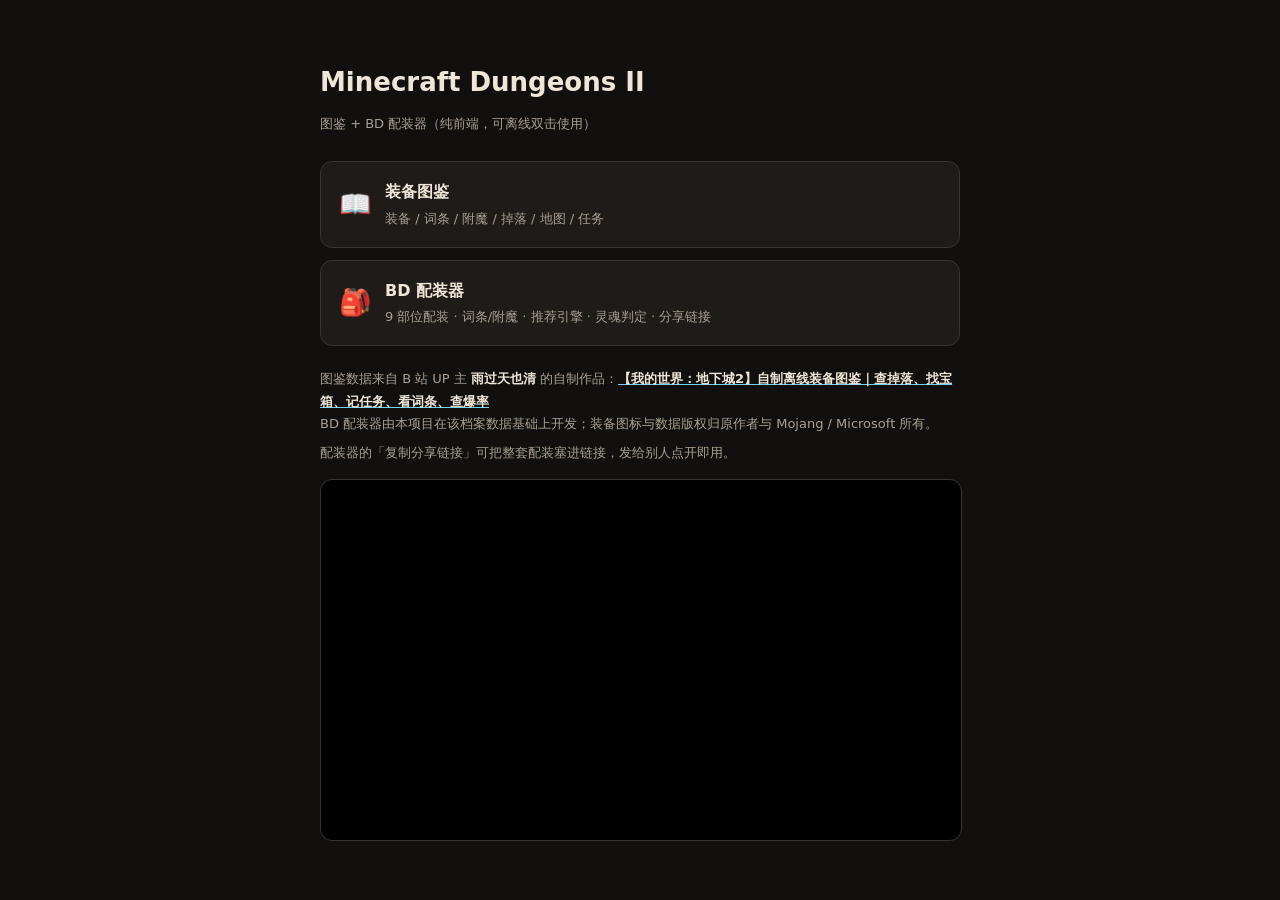
<file: index.html>
<!DOCTYPE html><html lang="zh-CN"><head><meta charset="utf-8">
<meta name="viewport" content="width=device-width,initial-scale=1"><title>MCD2 图鉴 + 配装器</title>
<style>body{margin:0;background:#12100e;color:#efe6d8;font:16px/1.8 "Noto Sans SC",system-ui,sans-serif;display:flex;min-height:100vh;align-items:center;justify-content:center}
.box{max-width:640px;padding:36px}.t{font-size:26px;font-weight:700;margin-bottom:6px}.s{color:#a99f92;font-size:13px;margin-bottom:26px}
a.card{display:flex;gap:14px;align-items:center;background:#1e1b18;border:1px solid #3a3430;border-radius:12px;padding:16px 18px;margin-bottom:12px;text-decoration:none;color:inherit}
a.card:hover{border-color:#6fd3ff}.em{font-size:26px}.n{font-weight:700}.d{font-size:13px;color:#a99f92}
.src{font-size:13px;color:#a99f92;margin-top:22px;line-height:1.75;max-width:640px}.src a{color:#6fd3ff}.src b{color:#efe6d8}
.vwrap{position:relative;width:100%;max-width:640px;aspect-ratio:16/9;margin-top:14px;border-radius:12px;overflow:hidden;border:1px solid #3a3430;background:#000}
.vwrap iframe{width:100%;height:100%;border:0;display:block}</style></head><body>
<div class="box">
 <div class="t">Minecraft Dungeons II</div>
 <div class="s">图鉴 + BD 配装器（纯前端，可离线双击使用）</div>
 <a class="card" href="图鉴.html"><span class="em">📖</span><div><div class="n">装备图鉴</div><div class="d">装备 / 词条 / 附魔 / 掉落 / 地图 / 任务</div></div></a>
 <a class="card" href="builder/index.html"><span class="em">🎒</span><div><div class="n">BD 配装器</div><div class="d">9 部位配装 · 词条/附魔 · 推荐引擎 · 灵魂判定 · 分享链接</div></div></a>
 <div class="src">
   <div>图鉴数据来自 B 站 UP 主 <b>雨过天也清</b> 的自制作品：<a href="https://www.bilibili.com/video/BV1hKYN6JEDk/" target="_blank" rel="noopener"><b>【我的世界：地下城2】自制离线装备图鉴｜查掉落、找宝箱、记任务、看词条、查爆率</b></a></div>
   <div>BD 配装器由本项目在该档案数据基础上开发；装备图标与数据版权归原作者与 Mojang / Microsoft 所有。</div>
   <div style="margin-top:6px">配装器的「复制分享链接」可把整套配装塞进链接，发给别人点开即用。</div>
 </div>
 <div class="vwrap"><iframe src="//player.bilibili.com/player.html?isOutside=true&aid=117363202594984&bvid=BV1hKYN6JEDk&cid=42355199399&p=1" scrolling="no" border="0" frameborder="no" framespacing="0" allowfullscreen="true"></iframe></div>
</div></body></html>
</file>
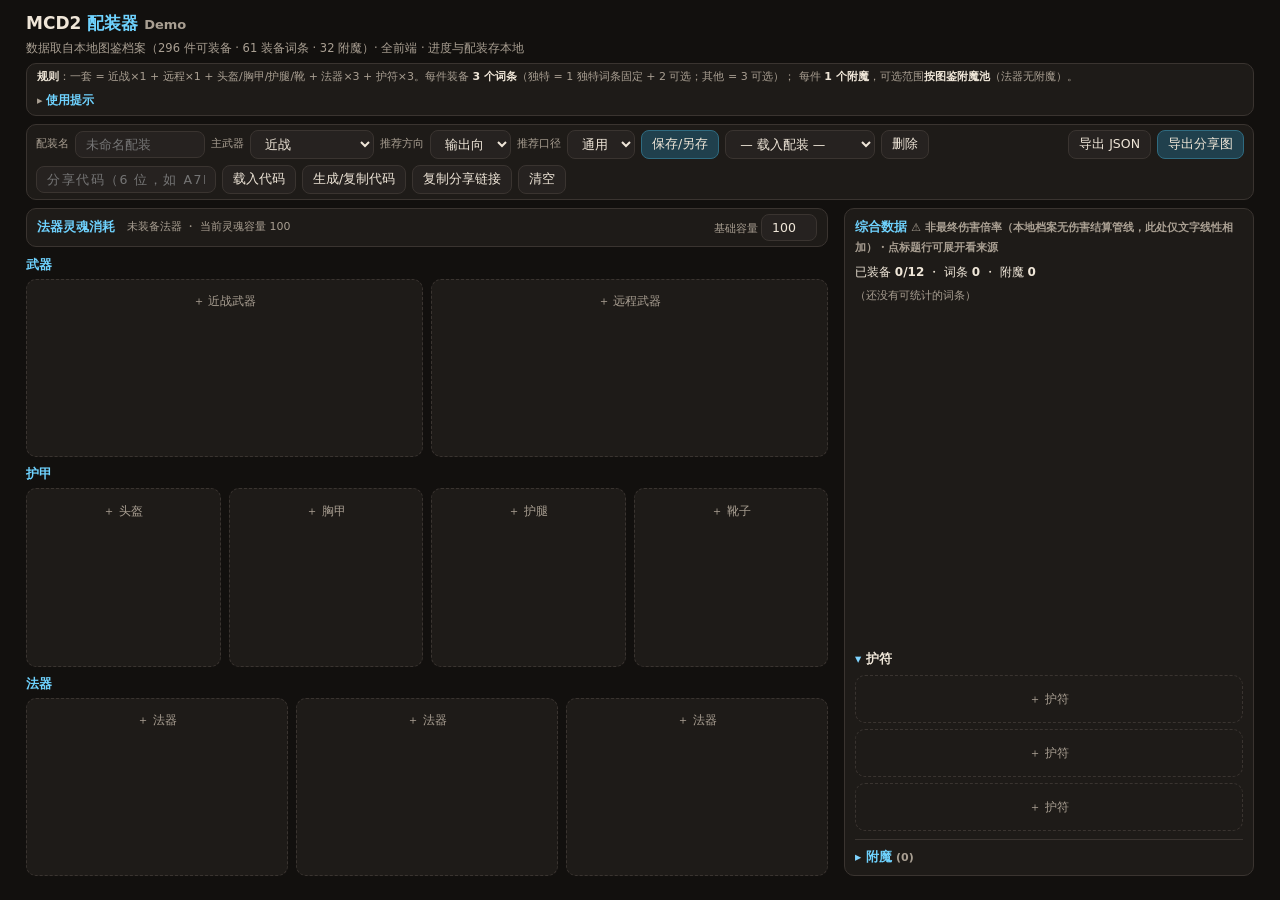
<file: builder/index.html>
<!DOCTYPE html>
<html lang="zh-CN">
<head>
<meta charset="utf-8">
<meta name="viewport" content="width=device-width,initial-scale=1">
<title>MCD2 配装器 · Demo</title>
<style>
 :root{--bg:#12100e;--card:#1e1b18;--card2:#262220;--fg:#efe6d8;--dim:#a99f92;--line:#3a3430;--acc:#6fd3ff;--ok:#7ddc7d;--lit:#ffd75e;--warn:#ff8f6b}
 *{box-sizing:border-box}
 body{margin:0;background:var(--bg);color:var(--fg);font-family:"Noto Sans SC",system-ui,"PingFang SC","Microsoft YaHei",sans-serif;line-height:1.6}
 .wrap{max-width:1260px;margin:0 auto;padding:14px 16px 24px;display:flex;flex-direction:column;min-height:100vh}
 html,body{min-height:100%}

 h1{font-size:22px;margin:0 0 2px} h1 .e{color:var(--acc)}
 .sub{color:var(--dim);font-size:12.5px;margin-bottom:12px}
 .rules{background:var(--card);border:1px solid var(--line);border-radius:10px;padding:9px 14px;font-size:12.5px;color:var(--dim);margin-bottom:12px}
 .rules b{color:var(--fg)}
 .bar{display:flex;gap:8px;flex-wrap:wrap;align-items:center;background:var(--card);border:1px solid var(--line);border-radius:10px;padding:9px 12px;margin-bottom:14px}
 /* 布局：手机单栏 → 中屏两栏(左跨行) → 宽屏三栏(装备格|综合|总览) */
 /* 布局：S=灵魂消耗(宽同装备区) M=综合数据(跨行) L=装备区；整体左对齐 */
 .cols{display:grid;gap:8px 16px;grid-template-columns:minmax(0,1fr);grid-template-areas:"S" "M" "L";align-items:start;flex:1 1 auto}
 @media(min-width:1001px){.cols{grid-template-columns:minmax(0,1fr) 410px;grid-template-areas:"S M" "L M";grid-template-rows:auto minmax(0,1fr)}}
 @media(min-width:1460px){.wrap{max-width:2100px}.cols{grid-template-columns:minmax(0,1fr) 440px}}
 @media(min-width:2200px){.wrap{max-width:2380px}.cols{grid-template-columns:minmax(0,1fr) 470px}}
 .soulbar{grid-area:S;margin:0 !important}
 .colmain{grid-area:L}
 /* 装备区随可用高度上下拉伸（避免灵魂条与装备区之间留空），卡片跟着变高 */
 @media(min-width:1001px){
   /* 行高均分填满（卡片内容居中）→ 既不在底部留空、也不在框之间出现大缝 */
   .colmain{align-self:stretch;display:flex;flex-direction:column}
   /* 行基准改为内容高度（flex-basis:auto）且不允许收缩 → 文字换行变高时不会把内容挤出卡片；
      仍保留 grow:1 把多余高度分给各行，避免出现大缝隙 */
   .colmain>.row{flex:1 0 auto;min-height:78px}
   .colmain>.row>.slot{display:flex;flex-direction:column;justify-content:flex-start}
   .colmain>h2:first-child{margin-top:0}
 }
 .colmid{grid-area:M;align-self:stretch;display:flex;flex-direction:column;gap:12px;margin:0;min-height:0}
 .colmid>.panel{flex:0 0 auto}
 .colmid>.panel:first-child{display:flex;flex-direction:column;justify-content:flex-start}
 /* 综合数据：内容靠上，来源默认展开把面板充实 */
 /* 综合数据：上半部分（词条）默认展开并单独滚动，附魔区固定在框底 */
 #stats{display:flex;flex-direction:column;justify-content:flex-start;overflow:visible;max-height:none}
 #stats .sec-top{flex:0 0 auto;min-height:0;overflow:visible}
 #stats .sec-ench{flex:0 0 auto;border-top:1px solid var(--line);margin-top:8px;padding-top:7px}
 #stats .sec-top{scrollbar-color:rgba(120,175,195,.25) transparent}
 #stats .sec-top::-webkit-scrollbar{width:6px}
 #stats .sec-top::-webkit-scrollbar-track{background:transparent}
 #stats .sec-top::-webkit-scrollbar-thumb{background:rgba(120,175,195,.22);border-radius:6px}
 #stats .sec-top::-webkit-scrollbar-thumb:hover{background:rgba(120,175,195,.45)}

/* 仅桌面双栏：综合数据填充可用高度、词条区内部滚动（基础规则=窄屏/手机自然高度、整页滚动） */
@media(min-width:1001px){
  .colmid>.panel:first-child{flex:1 1 auto;min-height:0;overflow:hidden}
  #stats{flex:1 1 auto;min-height:0}
  #stats .sec-top{flex:1 1 0;min-height:0;overflow-y:auto;overflow-x:hidden;scrollbar-width:thin;padding-right:3px}
}
 @media(max-width:1000px){.cols{grid-template-columns:1fr;grid-template-areas:"S" "L" "M"}}
 /* 底部总览（横向） */
 .overview{background:var(--card);border:1px solid var(--line);border-radius:10px;padding:12px 14px;margin-top:16px}
 .ovhead{display:flex;align-items:baseline;gap:8px;margin-bottom:8px}
 .ovtitle{font-size:13.5px;font-weight:700;color:var(--acc)}
 .ovgrid{display:grid;grid-template-columns:repeat(auto-fit,minmax(196px,1fr));gap:10px}
 .ovcard{background:var(--card2);border:1px solid var(--line);border-radius:9px;padding:8px 10px;min-width:0}
 .ovh{display:flex;gap:6px;align-items:center;font-size:12.5px;font-weight:700;margin-bottom:5px;border-bottom:1px dashed var(--line);padding-bottom:5px}
 .ovh img{width:26px;height:26px;image-rendering:pixelated;background:#0b0a09;border-radius:5px;flex:0 0 26px}
 .ovh .ovn{flex:1;min-width:0;overflow:hidden;text-overflow:ellipsis;white-space:nowrap}
 .ovl{font-size:11.5px;line-height:1.5;margin:3px 0;overflow-wrap:anywhere}
 .ovk{color:var(--dim);margin-right:3px}
 .ovl.ench{color:#9fd8f5}
 .ovempty{color:var(--dim);font-size:12px}
 /* 法器灵魂消耗：顶部横条 */
 .soulbar{display:flex;align-items:center;gap:12px;flex-wrap:wrap;padding:9px 14px !important;margin-bottom:14px}
 .soultitle{font-size:12.5px;font-weight:700;color:var(--acc);white-space:nowrap}
 .soulinline{display:flex;align-items:center;gap:8px;flex-wrap:wrap;font-size:12.5px}
 .soulpill{font-size:11px;border:1px solid #4b5f70;color:#bcd3e2;border-radius:99px;padding:1px 7px;white-space:nowrap}
 .soulpill b{color:var(--ok)}
 h2{font-size:15px;margin:16px 0 8px;color:var(--acc)}
 .row{display:grid;gap:8px}
 .est{font-size:11px;color:#7fd4ff;opacity:.9;margin-left:4px}
.matchline{color:#9ad3a0;font-size:11.5px;margin-top:3px;line-height:1.45}
.tal-sum{cursor:pointer;list-style:none;border:none;padding:0;margin:8px 0 6px;font-size:12.5px;font-weight:700}
 .tal-sum::-webkit-details-marker{display:none}
 .tal-sum::before{content:"▸ ";color:#7fd4ff}
 .tal-wrap[open] .tal-sum::before{content:"▾ ";}
 .tal-eff{color:#a99f92;font-size:11px;line-height:1.35;margin-top:1px;display:-webkit-box;-webkit-line-clamp:2;-webkit-box-orient:vertical;overflow:hidden}
 .sec-ench>summary{cursor:pointer;list-style:none}
 .sec-ench>summary::-webkit-details-marker{display:none}
 .sec-ench>summary::before{content:"▸ ";color:#7fd4ff}
 .sec-ench[open]>summary::before{content:"▾ ";}
 .tal-list{display:flex;flex-direction:column;gap:6px}
 .tal-list .slot{padding:6px 8px}
 .r2{grid-template-columns:1fr 1fr} .r3{grid-template-columns:repeat(3,1fr)} .r4{grid-template-columns:repeat(4,1fr)}
 @media(max-width:700px){.r4{grid-template-columns:1fr 1fr}.r3{grid-template-columns:1fr}}
 .slot{background:var(--card);border:1px dashed var(--line);border-radius:10px;min-height:78px;padding:9px;cursor:pointer;position:relative;transition:.15s;z-index:1}
 .slot.zopen{z-index:70}   /* 卡内浮层展开时，整卡提到最上层，避免被下方装备框盖住 */
 .slot:hover{border-color:var(--acc)} .slot.filled{border-style:solid}
 .slot .ph{color:var(--dim);font-size:12.5px;display:flex;align-items:center;justify-content:center;height:60px;text-align:center}
 .slot .hd{display:flex;gap:8px;align-items:center}
 .slot .hd .nm{white-space:nowrap;overflow:hidden;text-overflow:ellipsis;max-width:100%}
 .slot .hd>div:first-of-type{min-width:0;flex:1 1 auto}
 /* 图标尺寸随卡片宽度自适应（上限由 --icon 按屏高给），窗口拉窄/拉宽自动跟手 */
 .slot .hd img,.slot img{width:min(var(--icon,64px),12.5%);height:auto;aspect-ratio:1/1;image-rendering:pixelated;background:#0b0a09;border-radius:10px;flex:0 0 min(var(--icon,64px),12.5%)}
 .slot .nm{font-size:clamp(13px,0.62vw + 6.6px,17px)}
 .slot .hd{padding-bottom:8px;border-bottom:1px dashed var(--line);margin-bottom:8px}
 .slot .nm{font-weight:800;line-height:1.25;letter-spacing:.2px}
 .slot .cat{font-size:12px;color:var(--dim)}
 .slot .badge{font-size:11px}
 .slot .ph{font-size:13.5px}
 .slot .rm{font-size:15px;padding:3px 7px}
 .slot .rm{position:absolute;top:4px;right:6px;color:var(--dim);font-size:13px;padding:2px 5px}
 .slot .rm:hover{color:var(--warn)}
 .fx{font-size:11.5px;color:var(--lit);margin-top:5px}
 .fcnt{font-size:11px;color:var(--dim);margin-top:3px}
 .side{position:sticky;top:14px;align-self:start}
 .panel{background:var(--card);border:1px solid var(--line);border-radius:10px;padding:12px}
 .panel h3{margin:0 0 8px;font-size:13.5px;color:var(--acc)}
 .sum{font-size:12.5px;color:var(--dim);white-space:pre-wrap}
 button,select,input[type=text]{background:var(--card2);color:var(--fg);border:1px solid var(--line);border-radius:8px;padding:5px 10px;font-size:12.5px;font-family:inherit}
 button{cursor:pointer} button:hover{border-color:var(--acc)} button.pri{background:#20404d;border-color:#2f6b80}
 .tagline{font-size:11px;color:var(--dim)}
 .stat-top{font-size:12.5px;margin-bottom:8px}
 .sgk{margin:11px 0} .sg{margin:7px 0} .sg-t{font-size:12px;color:var(--lit);margin-bottom:4px}
 .sg-h{font-size:12.5px;font-weight:700;color:#dbe9f2;margin:7px 0 3px;display:flex;gap:7px;align-items:baseline;border-left:2px solid #2f6b80;padding-left:7px}
 .sg-h .v{color:var(--ok);font-weight:700}
 .sg-i{font-size:12px;padding-left:8px;line-height:1.5} .sg-i .v{color:var(--ok)}
 .bighead{font-size:12.5px;font-weight:700;color:var(--acc);margin:6px 0 4px}
 .dsum{cursor:pointer;font-size:13.5px;font-weight:700;color:var(--acc);list-style:none}
 .dsum::-webkit-details-marker{display:none}
 .dsum::before{content:'▾ ';color:var(--dim);font-size:11px}
 details:not([open])>.dsum::before{content:'▸ '}
 .sgrow{margin:3px 0}
 .sgrow>summary{display:flex;gap:6px;align-items:baseline;cursor:pointer;list-style:none;font-size:12px;padding:2px 4px;border-radius:6px}
 .sgrow>summary::-webkit-details-marker{display:none}
 .sgrow>summary::before{content:'▸';color:var(--dim);font-size:10px}
 .sgrow[open]>summary::before{content:'▾'}
 .sgrow>summary:hover{background:#232b30}
 .sgrow .sgn{flex:1;min-width:0}
 .sgdet{padding:2px 0 4px 22px;border-left:1px dashed var(--line);margin-left:8px}
 #stats{max-height:none;overflow:visible}
 .mask{position:fixed;inset:0;background:#000a;display:none;align-items:center;justify-content:center;padding:16px;z-index:50}
 .mask.on{display:flex}
 .modal{background:var(--card);border:1px solid var(--line);border-radius:12px;width:min(920px,100%);max-height:86vh;display:flex;flex-direction:column}
 .mhead{padding:12px 14px;border-bottom:1px solid var(--line);display:flex;gap:8px;align-items:center;flex-wrap:wrap}
 .mhead .t{font-weight:700;font-size:14px;flex:1;min-width:120px}
 .mbody{overflow:auto;padding:10px 14px}
 .ilist{display:grid;grid-template-columns:repeat(auto-fill,minmax(255px,1fr));gap:8px}
 .it{display:flex;gap:9px;align-items:center;background:var(--card2);border:1px solid var(--line);border-radius:9px;padding:7px 9px;cursor:pointer}
 .it:hover{border-color:var(--acc)} .it.rec{border-color:#5e7a2a}
 .it img{width:34px;height:34px;image-rendering:pixelated;background:#0b0a09;border-radius:6px}
 .it .n{font-size:12.5px;font-weight:600} .it .t{font-size:10.5px;color:var(--dim)}
 .badge{font-size:10px;border:1px solid var(--line);border-radius:99px;padding:0 6px;color:var(--dim)}
 .badge.u{color:var(--lit);border-color:#6b5a2a} .badge.r{color:#b6e26a;border-color:#5e7a2a}
 .badge.e{color:#7fd4ff;border-color:#2f6b80}
 .fxline{font-size:11px;color:var(--lit);margin-top:4px;line-height:1.45;white-space:normal}
 /* 槽位卡内直接展示效果 + 卡内展开编辑 */
 .slot.open{grid-column:1/-1}
 .sl{font-size:12.5px;line-height:1.5;margin:3px 0;overflow-wrap:anywhere}
 .sl .k{color:var(--dim);margin-right:4px}
 .sl.fx{color:var(--lit)}
 .sl.ench{color:#9fd8f5}
 .sl.empty{color:#6d6a63}
 .slot .editor{margin-top:8px;border-top:1px dashed var(--line);padding-top:8px}
 .slot .fcnt{margin-top:5px}
 /* 行内选项（点某条词条展开） */
 .sl.row{position:relative;cursor:pointer;border-radius:6px;padding:2px 4px;display:flex;gap:5px;align-items:baseline}
 .sl.row:hover{background:#232b30}
 /* 展开时：行与选项融合成一个整体（无缝同边框） */
 .sl.row.open{background:rgba(18,24,29,.94);border:1px solid rgba(96,180,208,.7);border-bottom:none;border-radius:9px 9px 0 0;padding:4px 8px;backdrop-filter:blur(44px) saturate(165%) brightness(1);-webkit-backdrop-filter:blur(44px) saturate(165%) brightness(1);z-index:5}
 .sl.row.open + .sl.row{border-top:none}
 .sl.row .k{flex:0 0 auto}
 .ro-caret{margin-left:auto;color:var(--dim);font-size:10px;flex:0 0 auto}
 /* 选项浮层：从该词条行“长出来”（带小三角+弹出动画），不改变卡片尺寸；空间不够向上 */
 /* 选项区：与展开的行无缝相接，看起来是同一个框 */
 .rowopts{position:absolute;left:-1px;right:-1px;top:100%;z-index:80;
  background:linear-gradient(180deg,rgba(18,24,29,.955),rgba(10,14,17,.975));
  backdrop-filter:blur(64px) saturate(170%) brightness(.99);-webkit-backdrop-filter:blur(64px) saturate(170%) brightness(.99);
  border:1px solid rgba(96,180,208,.7);border-top:none;border-radius:0 0 9px 9px;
  max-height:min(264px,46vh);overflow:auto;padding:6px 6px 6px;
  box-shadow:inset 0 1px 0 rgba(255,255,255,.10), 0 22px 42px #0009;
  background-clip:padding-box}
 .rowopts::before{display:none}
 .rowopts::after{display:none}
 .rowopts.up{top:auto;bottom:100%;border-top:1px solid rgba(70,150,178,.85);border-bottom:none;border-radius:9px 9px 0 0}
 .sl.row.open.up{border-bottom:1px solid rgba(70,150,178,.85);border-top:none;border-radius:0 0 9px 9px}
 .rop-title{font-size:11.5px;color:var(--acc);padding:3px 7px 5px;letter-spacing:.3px}
 .rowopts{scrollbar-width:thin;scrollbar-color:rgba(150,200,220,.22) transparent}
 .rowopts::-webkit-scrollbar{width:6px;height:6px}
 .rowopts::-webkit-scrollbar-track{background:transparent}
 .rowopts::-webkit-scrollbar-thumb{background:rgba(150,200,220,.18);border-radius:6px}
 .rowopts::-webkit-scrollbar-thumb:hover{background:rgba(150,200,220,.4)}
 .rop{display:flex;gap:8px;align-items:flex-start;padding:6px 7px;border-radius:6px;cursor:pointer;font-size:13px;line-height:1.45;font-weight:500}
 .rop:hover{background:#1e2b33}
 .rop.sel{background:#20404d}
 .rop .chip{flex:0 0 auto;font-size:11px;border:1px solid #4b5f70;color:#a8c0d2;border-radius:5px;padding:0 5px;margin-top:2px;min-width:24px;text-align:center}
 .rop .tx{flex:1;min-width:0}
 .rop.clr{color:var(--warn);font-size:12.5px}
 .affline{margin-top:4px;display:flex;flex-wrap:wrap;gap:4px}
 .pill2{font-size:10.5px;border:1px solid #4b5f70;color:#bcd3e2;border-radius:99px;padding:1px 6px;white-space:nowrap}
 .it{align-items:flex-start}
 .warnline{color:var(--warn);font-size:12.5px;line-height:1.5}
 .okline{color:var(--ok);font-size:12.5px;line-height:1.5}
 .editor{display:grid;gap:8px}
 .aff{background:var(--card2);border:1px solid var(--line);border-radius:9px;padding:8px 10px}
 .aff .lbl{font-size:11px;color:var(--dim);margin-bottom:4px}
 .aff .sel{display:flex;gap:8px;flex-wrap:wrap;align-items:center}
 .aff .ds{font-size:11.5px;color:var(--dim);margin-top:5px}
 .lock{color:var(--lit)}
 /* 自定义下拉（选词条/附魔统一） */
 .dd{position:relative;flex:1;min-width:0}
 .dd-toggle{display:flex;gap:8px;align-items:center;justify-content:space-between;width:100%;text-align:left;background:var(--card2);border:1px solid var(--line);border-radius:8px;padding:8px 10px;font-size:12.5px;color:var(--fg);cursor:pointer;min-height:36px}
 .dd-toggle:hover{border-color:var(--acc)}
 .dd-toggle.open{border-color:var(--acc);box-shadow:0 0 0 2px #6fd3ff22}
 .dd-cur{flex:1;min-width:0;overflow:hidden;text-overflow:ellipsis;white-space:nowrap}
 .dd-cur.empty{color:var(--dim)}
 .dd-caret{color:var(--dim);font-size:11px;flex:0 0 auto}
 .dd-menu{position:absolute;left:0;right:0;top:calc(100% + 4px);z-index:40;background:#141a1e;border:1px solid #2f6b80;border-radius:10px;max-height:min(240px,42vh);overflow:auto;box-shadow:0 12px 28px #000b;padding:4px;overscroll-behavior:contain}
 .dd-item{display:flex;gap:8px;align-items:flex-start;padding:7px 9px;border-radius:7px;cursor:pointer;font-size:12.5px;line-height:1.45}
 .dd-item:hover{background:#1e2b33}
 .dd-item.sel{background:#20404d}
 .dd-item .chip{flex:0 0 auto;font-size:10px;border:1px solid #4b5f70;color:#9fb6c9;border-radius:5px;padding:1px 5px;margin-top:2px;min-width:26px;text-align:center}
 .dd-item .tx{flex:1;min-width:0;color:var(--fg)}
 .dd-menu::-webkit-scrollbar{width:8px}
 .dd-menu::-webkit-scrollbar-thumb{background:#33414a;border-radius:4px}
 .aff select{max-width:100%}
 .effbox{background:#0f1a20;border:1px solid #2f6b80;border-radius:8px;padding:7px 10px;margin-top:7px}
 .effbox.enc{border-color:#7a5ea8;background:#171226}
 .eff-l{font-size:10.5px;color:#7fd4ff;margin-bottom:2px;letter-spacing:.5px}
 .effbox.enc .eff-l{color:#c3a4ff}
 .eff-v{font-size:12.5px;color:var(--fg)}
 .eff-n{font-size:11px;color:var(--dim);margin-top:3px}
 #toast{position:fixed;left:50%;bottom:26px;transform:translateX(-50%);background:#2b4a55;border:1px solid #3f7f92;padding:8px 16px;border-radius:9px;font-size:13px;display:none;z-index:99}

 /* 矮屏（笔记本/1080p 等）紧凑一些，尽量一屏看全 */
 @media(max-height:980px){
   .wrap{padding-top:10px}
   h1{font-size:19px}.sub{margin-bottom:8px}
   .rules{padding:7px 12px;font-size:11.5px;margin-bottom:10px}
   .bar{padding:7px 10px;margin-bottom:10px;gap:6px}
   h2{font-size:13.5px;margin:9px 0 5px}
   .slot{min-height:54px;padding:6px 8px}
   .slot{--icon:46px}
   .sl{font-size:12px;margin:2px 0}
   .slot .hd{padding-bottom:6px;margin-bottom:6px}
   .slot .ph{height:40px;font-size:11.5px}
   .slot .nm{font-size:12px}.slot .cat,.slot .fcnt{font-size:10.5px}
   .fx{font-size:10.5px;margin-top:3px}
   .panel{padding:9px 11px}.panel h3{font-size:12.5px;margin-bottom:6px}
   .stat-top{font-size:12px;margin-bottom:5px}
   .sg-i,.sgrow>summary{font-size:11.5px}
   .overview{padding:9px 12px;margin-top:10px}
   .ovgrid{grid-template-columns:repeat(auto-fit,minmax(170px,1fr));gap:8px}
   .ovcard{padding:6px 8px}.ovl{font-size:10.5px;line-height:1.4;margin:2px 0}
   .ovh{font-size:11.5px;margin-bottom:3px;padding-bottom:3px}.ovh img{width:22px;height:22px;flex:0 0 22px}
 }
 /* 更矮（1440×900 / 1366×768 这类）：再压一档，争取一屏看完 */
 @media(max-height:920px){
   h1{font-size:17px}.sub{font-size:11.5px;margin-bottom:5px}
   .rules{padding:5px 10px;font-size:11px;margin-bottom:8px;line-height:1.5}
   .bar{padding:5px 9px;margin-bottom:8px}
   .soulbar{padding:5px 10px !important}
   h2{font-size:12.5px;margin:7px 0 4px}
   .slot{min-height:46px;padding:5px 7px}
   .slot{--icon:38px}
   .sl{font-size:11.5px;margin:1px 0}
   .slot .hd{padding-bottom:5px;margin-bottom:5px}
   .slot .ph{height:34px}
   .fx{display:none}
   .panel{padding:8px 10px}
   .overview{padding:8px 10px;margin-top:8px}
   .ovgrid{grid-template-columns:repeat(auto-fit,minmax(150px,1fr));gap:6px}
   .ovcard{padding:5px 7px}
   .ovh{font-size:11px}.ovh img{width:18px;height:18px;flex:0 0 18px}
   .ovl{font-size:10px;line-height:1.3;margin:1px 0}
 }
 @media(max-height:820px){
   .rules{display:none}
   .sub{display:none}
   .slot{min-height:38px}
   .ovl{font-size:9.5px;line-height:1.25}
   .ovcard{padding:4px 6px}
   .overview{padding:6px 9px;margin-top:6px}
 }
 /* 总览：宽屏强制 9 列（一件一格，不换行）—— 放在最后以覆盖紧凑档 */
 @media(min-width:1360px){.ovgrid{grid-template-columns:repeat(9,minmax(0,1fr));gap:8px}}
</style>
</head>
<body>
<div class="wrap">
  <h1>MCD2 <span class="e">配装器</span> <span style="font-size:13px;color:var(--dim)">Demo</span></h1>
  <div class="sub">数据取自本地图鉴档案（296 件可装备 · 61 装备词条 · 32 附魔）· 全前端 · 进度与配装存本地</div>

  <div class="rules">
    <b>规则</b>：一套 = 近战×1 + 远程×1 + 头盔/胸甲/护腿/靴 + 法器×3 + 护符×3。每件装备 <b>3 个词条</b>（独特 = 1 独特词条固定 + 2 可选；其他 = 3 可选）；
    每件 <b>1 个附魔</b>，可选范围<b>按图鉴附魔池</b>（法器无附魔）。
    <details style="margin-top:6px">
      <summary class="dsum" style="font-size:12px">使用提示</summary>
      <div class="tagline" style="margin-top:4px">
        · 点格子选装备；已装备的格子点开可改词条/附魔，右上角 ✕ 卸下<br>
        · 同一件装备不能重复选同一个词条<br>
        · 推荐 = 「主武器」（近战 / 远程·近身 / 远程·远距 / 法器）×「推荐方向」×「推荐口径」<br>
        · 远程主用时区分距离：「贴身/近距离」与「远距/狙击/蓄力」会按所选取向决定权重（不匹配的降权）<br>
        · <b>通用</b>：伤害按数值同权比较，元素仅 ×1.05 微调；<b>属性</b>：选中元素的词条权重提高（×1.8）<br>
        · 「导出分享图」生成 PNG，可直接发群
      </div>
    </details>
  </div>

  <div class="bar">
    <span class="tagline">配装名</span>
    <input type="text" id="name" placeholder="未命名配装" style="width:130px">
    <span class="tagline">主武器</span>
    <select id="main" onchange="onDirChange()">
      <option value="melee">近战</option>
      <option value="rclose">远程·近身为主</option>
      <option value="rfar">远程·远距为主</option>
      <option value="artifact">法器</option>
    </select>
    <span class="tagline">推荐方向</span>
    <select id="dir" onchange="onDirChange()">
      <option value="out">输出向</option><option value="all">综合向</option><option value="def">生存向</option>
    </select>
    <span class="tagline">推荐口径</span>
    <select id="elemMode" onchange="onDirChange()">
      <option value="gen">通用</option><option value="attr">属性</option>
    </select>
    <button class="pri" onclick="saveAs()">保存/另存</button>
    <select id="saves" onchange="loadNamed(this.value)" style="min-width:150px"><option value="">— 载入配装 —</option></select>
    <button onclick="delNamed()">删除</button>
    <span style="flex:1"></span>
    <button onclick="exportJSON()">导出 JSON</button>
    <button class="pri" onclick="exportPNG()">导出分享图</button>
    <input id="shareCode" type="text" placeholder="分享代码（6 位，如 A7K2Q9）" style="width:180px;letter-spacing:1.5px;text-transform:uppercase" onkeydown="if(event.key==='Enter')loadCodeUI()">
    <button onclick="loadCodeUI()">载入代码</button>
    <button onclick="copyCodeUI()">生成/复制代码</button>
    <button onclick="shareLink()">复制分享链接</button>
    <button onclick="resetAll()">清空</button>
  </div>

  <div class="cols">
    <!-- S 灵魂消耗（宽 = 装备区） / M 综合数据（跨两行，与两者上下对齐） / L 装备区 -->
    <div class="panel soulbar">
      <span class="soultitle">法器灵魂消耗</span>
      <div id="soul" class="soulinline"></div>
      <label class="tagline" style="margin-left:auto;white-space:nowrap">基础容量
        <input type="text" id="soulBase" value="100" style="width:56px" oninput="drawSummary()"></label>
    </div>
    <div class="colmain">
      <h2>武器</h2>
      <div class="row r2">
        <div class="slot" data-slot="melee"></div>
        <div class="slot" data-slot="ranged"></div>
      </div>
      <h2>护甲</h2>
      <div class="row r4">
        <div class="slot" data-slot="helm"></div><div class="slot" data-slot="chest"></div>
        <div class="slot" data-slot="legs"></div><div class="slot" data-slot="boots"></div>
      </div>
      <h2>法器</h2>
      <div class="row r3">
        <div class="slot" data-slot="art0"></div><div class="slot" data-slot="art1"></div><div class="slot" data-slot="art2"></div>
      </div>

    </div>

    <div class="colmid">
      <div class="panel">
        <h3>综合数据 <span class="tagline">⚠️ 非最终伤害倍率（本地档案无伤害结算管线，此处仅文字线性相加）・点标题行可展开看来源</span></h3>
        <div id="stats"></div>
      </div>
      
    </div>
  </div>

</div>

<!-- 选装备 -->
<div class="mask" id="mItem" onclick="if(event.target===this)closeM('mItem')">
  <div class="modal">
    <div class="mhead">
      <div class="t" id="mTitle">选择装备</div>
      <input type="text" id="q" placeholder="搜索名称 / 词条 / 效果" oninput="renderList()">
      <select id="fElem" onchange="renderList()"><option value="">全部元素</option></select>
      <label class="tagline" id="lblU"><input type="checkbox" id="onlyU" onchange="renderList()"> 只看独特</label>
      <label class="tagline"><input type="checkbox" id="showAff" onchange="saveShowAff()"> 显示适配词条</label>
      <label class="tagline"><input type="checkbox" id="recOnly" onchange="renderList()"> 只看推荐</label>
      <button onclick="closeM('mItem')">关闭</button>
    </div>
    <div class="mbody"><div class="ilist" id="ilist"></div></div>
  </div>
</div>


<div id="toast"></div>

<!-- 数据：优先用 data.js（用 script 标签载入，file:// 本地双击也能用）；否则回退 fetch data.json -->
<script src="data.js"></script>
<script src="drop-sources.js"></script>
<script>
// 2026-10-05 主人要求：删除职业分类，元素分类改为 灵魂/毒/电/冰/火/纯物理
const SLOT_LABEL={melee:'近战武器',ranged:'远程武器',helm:'头盔',chest:'胸甲',legs:'护腿',boots:'靴子',artifact:'法器',talisman:'护符'};
const KIND={melee:'melee',ranged:'ranged',helm:'helm',chest:'chest',legs:'legs',boots:'boots',art0:'artifact',art1:'artifact',art2:'artifact',tal0:'talisman',tal1:'talisman',tal2:'talisman'};
const KEY=['melee','ranged','helm','chest','legs','boots','art0','art1','art2','tal0','tal1','tal2'];
let DB=null,S={},saves={},curPick=null,curType='melee';

function boot(j){ DB=j; initFilters(); load(); drawAll(); refreshSaves();
  // 「显示适配词条」开关：默认开，记忆上次选择
  try{ const c=document.getElementById('showAff'); if(c) c.checked = (localStorage.getItem('mcd2showaff')!=='0'); }catch(e){}
}

const item=id=>DB.items.find(x=>x.id===id);
const affDef=b=>DB.aff[b]||{name:b,desc:'',tiers:[]};
const enchDef=b=>DB.ench[b]||{name:b,desc:'',tiers:[]};
const toast=m=>{const t=document.getElementById('toast');t.textContent=m;t.style.display='block';clearTimeout(t._h);t._h=setTimeout(()=>t.style.display='none',1800);};

/* ---------- 筛选器初始化 ---------- */
function initFilters(){
  const order=['火焰','毒素','灵魂','冰霜','闪电','物理'];   // 主人指定顺序
  const els=[...new Set(DB.items.flatMap(x=>x.el||[]))];
  els.sort((a,b)=>{ const ia=order.indexOf(a), ib=order.indexOf(b); return (ia<0?99:ia)-(ib<0?99:ib); });
  document.getElementById('fElem').innerHTML='<option value="">全部元素</option>'+els.map(e=>`<option value="${e}">${e}</option>`).join('');
}
// 推荐依据：当前【近战武器】的元素（纯物理不参与匹配，否则会兜底命中大多数）
// 主武器类型：melee / ranged / artifact（推荐主题跟着它走）
function mainType(){ const e=document.getElementById('main'); return e?e.value:'melee'; }
const isRangedMain=()=>{ const m=mainType(); return m==='rclose'||m==='rfar'||m==='ranged'; };
function themeItem(){
  const mt=mainType();
  if(isRangedMain()){ const st=S.ranged; return st&&st.id?item(st.id):null; }
  if(mt==='artifact'){ for(const k of ['art0','art1','art2']){ const st=S[k]; if(st&&st.id) return item(st.id); } return null; }
  const st=S.melee; return st&&st.id?item(st.id):null;
}
function theme(){ const it=themeItem(); return {el:it?(it.el||[]).filter(e=>e!=='物理'):[]}; }
// 词条适用性：与主武器不符的类别降权
const RE_M=/近战|主要目标|次要目标|跳跃|翻滚|旋风|冲击波|武器伤害/;
const RE_R=/远程|射击|箭矢|装填|蓄力|弹射物|齐射|瞄准/;
const RE_A=/法器|图腾|冷却时间/;
// 距离取向（仅远程主用时有意义）：贴脸 / 远距
const RE_CLOSE=/近距离|贴身|近身/;
const RE_FAR=/远距离|狙击|蓄力|瞄准/;
function rangeWeight(text){
  const mt=mainType();
  if(mt!=='rclose'&&mt!=='rfar') return 1;
  const c=RE_CLOSE.test(text), f=RE_FAR.test(text);
  if(!c&&!f) return 1;
  return mt==='rclose' ? (c?1.0:0.2) : (f?1.0:0.25);
}
function typeWeight(text){
  const mt=mainType(), m=RE_M.test(text), r=RE_R.test(text), a=RE_A.test(text);
  if(mt==='melee')  return r?0.2:(a?0.3:1);
  if(isRangedMain())return (m?0.2:(a?0.3:1))*rangeWeight(text);
  return a?1:(m||r?0.2:1);        // 法器主用
}
function isRec(it){ return scoreItem(it)>0; }
function onDirChange(){ drawAll(); if(document.getElementById('mItem').classList.contains('on')) renderList(); }

/* ---------- 推荐打分：独特词条 + 可出词条池「可组合最大值」 ---------- */
const pctNum=t=>{ const m=(t||'').match(/(\d+(?:\.\d+)?)\s*%/); return m?parseFloat(m[1]):0; };
// 单条效果的得分：按当前「推荐方向」与「属性契合」加权
// 输出向优先级（主人指定）：属性契合 > 暴击伤害 > 基础伤害 > 其它；远程专属对近战主武器降权
function effScore(text,dir){
  const p=pctNum(text); if(!p) return 0;
  const th=(theme().el||[]);
  // 伤害类效果一律按**数值**计权（属性与物理同权），元素契合只做 5% 微弱加成
  const elemHit=/闪电|冰霜|寒霜|火焰|毒素|灵魂/.test(text)&&/造成的伤害/.test(text)&&th.some(e=>e!=='物理'&&text.includes(e));
  const defensive=/受到的|所受|降低|减少|反弹|治疗|回复|恢复|躲避|弹开|防护|减伤/.test(text);
  let out=0;
  if(defensive) out=0;                                                    // 防守类文本一律不算输出
  else if(/暴击伤害/.test(text)&&/武器/.test(text)) out=1.25;            // 武器专属暴击伤害（近战/远程武器）→ 抬高权重
  else if(/暴击/.test(text)) out=1.0;                                     // 暴击率 / 暴击伤害(通用)
  else if(/对次要目标/.test(text)) out=0.6;                                // 次要目标：覆盖面窄（非主目标）→ 降权
  else if(/同伴|召唤|宠物/.test(text)) out=0.6;                            // 同伴/召唤物伤害：依赖召唤物 → 降权
  else if(/造成的伤害|伤害提高|额外造成|武器伤害|对主要目标|满血|受伤敌人|攻击伤害|灵巧|跳跃/.test(text)) out=1.0;  // 基础/属性伤害
  else if(/攻击速度/.test(text)) out=0.6;
  // 法器主用「豁免」：冷却 / 蓝量(灵魂) / 法器增伤 / 属性增伤 均按满权重计
  else if(/冷却时间/.test(text)) out=mainType()==='artifact'?1.0:0;      // 非法器主用：冷却不算输出
  else if(/灵魂/.test(text)) out=mainType()==='artifact'?1.0:0;          // 灵魂只在法器主用时算资源
  else if(/伤害/.test(text)) out=0.5;
  out*=typeWeight(text);                                                   // 与主武器不符的类别降权
  if(elemHit) out*=elemMode()==='attr'?1.8:0.75;   // 通用：元素伤害是条件性收益，降权   // 属性口径：抬高所选属性的权重
  const def=/受到的伤害降低|伤害降低|生命值|恢复|治疗|回复|躲避|弹开|反刺|反弹|减伤|防护/.test(text)?1.0:0;
  if(dir==='out') return p*out;
  if(dir==='def') return p*def;
  return p*out+p*def;
}
function curDir(){ const e=document.getElementById('dir'); return e?e.value:'out'; }
function elemMode(){ const e=document.getElementById('elemMode'); return e?e.value:'gen'; }
// 元素契合：与当前近战武器的元素有交集 → 1.5 倍
function elemMult(it){ const t=theme(); if(!t.el.length||t.el.includes('物理')) return 1;
  return (it.el||[]).some(e=>t.el.includes(e))?1.5:1; }
function defScore(text){
  const p=pctNum(text); if(!p) return 0;
  const hit=/受到的伤害降低|伤害降低|生命值|恢复|治疗|回复|躲避|弹开|反刺|反弹|减伤|防护|护甲/.test(text||'');
  return hit ? p : 0;
}
function affixCat(t){
  const x=String(t||'');
  if(/翻滚|冷却/.test(x)) return 'cd';
  if(/暴击/.test(x)) return 'crit';
  if(/攻击速度/.test(x)) return 'as';
  if(/闪电|冰霜|火焰|毒素|灵魂攻击/.test(x)) return 'elem';
  if(/对满血|对受伤|对主要目标|对次要目标/.test(x)) return 'target';
  if(/受到的伤害|减伤|防护|护甲/.test(x)) return 'mit';
  if(/生命值|恢复|治疗|回复/.test(x)) return 'hp';
  if(/躲避|弹开|反刺|反弹/.test(x)) return 'dodge';
  if(/灵魂/.test(x)) return 'soul';
  if(/战利品|绿宝石|经验/.test(x)) return 'loot';
  if(/移动速度|跳跃/.test(x)) return 'mob';
  if(/击退/.test(x)) return 'knock';
  if(/伤害/.test(x)) return 'dmg';
  return 'other';
}
const CAT_W={dmg:1.0,crit:0.85,as:0.7,elem:0.8,target:0.5,cd:0.6,mit:0.85,hp:0.7,dodge:0.5,soul:0.4,loot:0.15,mob:0.3,knock:0.2,other:0.2};
function slotWeight(slot,cat){
  let w;
  if(slot==='melee'||slot==='ranged'){ w=(cat==='mit'||cat==='hp'||cat==='dodge')?0.35:1.0; }
  else if(slot==='artifact'){ w=(cat==='cd'||cat==='soul')?1.0:((cat==='dmg'||cat==='crit')?0.6:0.5); }
  else if(slot==='talisman'){ w=0.5; }
  else { w=(cat==='mit'||cat==='hp'||cat==='dodge')?1.0:((cat==='dmg'||cat==='crit'||cat==='as')?0.45:0.5); }
  const off=(cat==='dmg'||cat==='crit'||cat==='as'||cat==='elem'||cat==='target');
  const def=(cat==='mit'||cat==='hp'||cat==='dodge');
  const d=curDir();
  const dirW = d==='out' ? (off?1.0:(def?0.55:0.5))
             : d==='def' ? (def?1.0:(off?0.5:0.6))
             : (off?0.8:(def?0.8:0.7));
  return w*dirW;
}
function affixValue(desc,slot){
  const p=pctNum(desc); if(!p) return 0;
  const cat=affixCat(desc);
  let v=p*CAT_W[cat]*slotWeight(slot,cat);
  if(cat==='elem'){
    const t=theme();
    const hit=t.length>0 && t.some(function(e){ return String(desc||'').indexOf(e)>=0; });
    v *= (elemMode()==='attr' ? (hit?1.6:0.25) : 0.8);
  }
  return v;
}
function scoreItem(it){
  if(!it) return 0;
  const slot=it.slot, slots=it.u?2:3;
  const vals=[];
  (it.fx||[]).forEach(function(f){ vals.push(affixValue(f.desc,slot)*1.2); });
  (it.pool||[]).forEach(function(b){ const d=affDef(b); vals.push(affixValue(tierDesc(d,maxTier(d)),slot)); });
  const top=vals.slice().sort(function(a,b){return b-a}).slice(0,slots).reduce(function(a,b){return a+b},0);
  let m=1;
  if(elemMode()==='attr' && elemFit(it)) m=1.25;
  return Math.round(top*m*10)/10;
}
// 元素契合标记（与推荐分开，用于显示）
function elemFit(it){ const t=theme(); return !(!t.el.length||t.el.includes('物理')) && (it.el||[]).some(e=>t.el.includes(e)); }

/* ---------- 选装备 ---------- */
function pick(slotType){
  curType=slotType;
  curPick = slotType==='artifact' ? (['art0','art1','art2'].find(k=>!S[k])||'art0') : slotType;
  document.getElementById('mTitle').textContent='选择 · '+SLOT_LABEL[slotType];
  document.getElementById('q').value='';
  // 法器没有“独特”─→ 选法器时隐藏并忽略“只看独特”，避免列表为空
  const art=(slotType==='artifact');
  document.getElementById('lblU').style.display = art?'none':'';
  if(art){ document.getElementById('onlyU').checked=false; }
  renderList(); openM('mItem');
}
function saveShowAff(){ try{ localStorage.setItem('mcd2showaff', document.getElementById('showAff').checked?'1':'0'); }catch(e){} renderList(); }
function showAff(){ const e=document.getElementById('showAff'); return e?e.checked:false; }
// 该装备在「当前推荐方向」下适配的可选词条（取得分最高的几条）
function affBadges(it){
  const qEl=document.getElementById('q');
  const q=qEl?String(qEl.value||'').trim().toLowerCase():'';
  const rows=(it.pool||[]).map(function(b){
    const def=affDef(b); const t=tierDesc(def,maxTier(def));
    const nm=(def&&def.name)||'';
    return {t:t, s:affixValue(t,it.slot), hit:!!q&&(nm.toLowerCase().indexOf(q)>=0||String(t).toLowerCase().indexOf(q)>=0)};
  });
  const hits=rows.filter(function(x){ return x.hit; });
  const use=(q&&hits.length)?hits:(q?[]:rows);
  return use.filter(function(x){ return x.s>0||x.hit; }).sort(function(a,b){ return b.s-a.s; }).slice(0,4)
    .map(function(x){ return '<span class="pill2">'+hlPct((x.t||'').replace(/。$/,''))+'</span>'; }).join('');
}
function matchLine(x,q){
  const hits=[];
  (x.pool||[]).forEach(function(b){ const d=affDef(b); if(!d) return; const t=tierDesc(d,maxTier(d));
    if(String(d.name||'').toLowerCase().indexOf(q)>=0 || String(t).toLowerCase().indexOf(q)>=0) hits.push(t); });
  (x.fx||[]).forEach(function(f){ if(String(f.desc||'').toLowerCase().indexOf(q)>=0) hits.push(f.desc); });
  if(!hits.length) return '';
  return '<div class="matchline">匹配：' + hits.slice(0,2).map(function(t){ return hlPct(String(t).replace(/。$/,'')); }).join(' / ') + '</div>';
}
function itemSearchName(x){
  const parts=[x.n||'', x.e||'', (x.el||[]).join(' '), x.cat||''];
  (x.fx||[]).forEach(function(f){ parts.push(f.name||''); });
  (x.pool||[]).forEach(function(b){ const d=affDef(b); if(d) parts.push(d.name||''); });

  return parts.join(' ').toLowerCase();
}
function itemSearchText(x){
  const parts=[x.n||'', x.e||'', (x.el||[]).join(' '), x.cat||''];
  (x.fx||[]).forEach(function(f){ parts.push(f.name||'', f.desc||''); });
  (x.pool||[]).forEach(function(b){ const d=affDef(b); if(d){ parts.push(d.name||'', d.desc||''); (d.tiers||[]).forEach(function(t){ parts.push(t.desc||''); }); } });

  return parts.join(' ').toLowerCase();
}
function renderList(){
  const slotType=curType;
  const q=document.getElementById('q').value.trim().toLowerCase();
  const art=(slotType==='artifact');
  const onlyU=art?false:document.getElementById('onlyU').checked, recOnly=document.getElementById('recOnly').checked;
  const fe=document.getElementById('fElem').value;
  let list=DB.items.filter(x=>x.slot===slotType)
    .filter(x=>!onlyU||x.u).filter(x=>!recOnly||isRec(x))
    .filter(x=>!fe||(x.el||[]).includes(fe));
  if(q){
    const byName=list.filter(function(x){ return itemSearchName(x).includes(q); });
    list = byName.length ? byName : list.filter(function(x){ return itemSearchText(x).includes(q); });
  }
  list.forEach(x=>x._s=scoreItem(x));
  list.sort((a,b)=>b._s-a._s||a.n.localeCompare(b.n,'zh'));
  const dl=curDir()==='out'?'输出向':(curDir()==='def'?'生存向':'综合向');
  document.getElementById('ilist').innerHTML=list.map(x=>`
    <div class="it ${x._s>0?'rec':''}" onclick="choose('${x.id}')">
      <img src="${x.icon}" loading="lazy">
      <div style="min-width:0;flex:1"><div class="n">${x.n} ${x.u?'<span class="badge u">独特</span>':''}${x._s>0?' <span class="badge r">推荐 '+x._s+'</span>':''}${elemFit(x)&&elemMode()==='attr'?' <span class="badge e">属性契合</span>':''}</div>
      <div class="t">${(x.el||[]).join('/')||'-'} ・ 词条${x.pool.length} 附魔${x.ench.length}${x.slot==='artifact'&&x.cost!=null?' ・ 灵魂'+x.cost:''}</div>
      ${x.u&&x.fx&&x.fx.length?`<div class="fxline">◆ ${x.fx.map(f=>hlPct(f.desc)).join(' / ')}</div>`:''}
      ${showAff()&&x.pool&&x.pool.length?`<div class="affline">${affBadges(x)}</div>`:''}${q?matchLine(x,q):''}</div>
    </div>`).join('')||'<div class="tagline">没有匹配的装备</div>';
  Array.prototype.forEach.call(document.querySelectorAll("#ilist .it"), function(el, idx){
    const it=list[idx]; if(!it) return;
    const d=dropShort(it.id); if(!d) return;
    const box=el.lastElementChild; if(!box) return;
    const t=document.createElement("div"); t.className="t drop";
    t.style.color="#9ad3a0"; t.textContent="📍 掉落：" + d;
    box.appendChild(t);
  });
}
function choose(id){
  const it=item(id);
  S[curPick]={id,aff: it.u?[{lock:1},{},{}]:[{},{},{}], ench: it.ench.length?{}:null};
  closeM('mItem'); save(); drawAll();
}

/* ---------- 词条/附魔 ---------- */
// 点某一条词条/附魔就展开那一条的选项（不再整卡展开）
let openRow=null;   // {k, kind:'aff'|'ench', i}
function rowOpen(k,kind,i,ev){ ev&&ev.stopPropagation();
  const same=openRow&&openRow.k===k&&openRow.kind===kind&&openRow.i===i;
  openRow=same?null:{k,kind,i}; drawAll(); }
function rowOpts(k,kind,i){
  const st=S[k], it=item(st.id); if(!it) return '';
  let items, cur;
  if(kind==='aff'){
    const used=(st.aff||[]).filter((a,j)=>j!==i&&a&&a.base).map(a=>a.base);
    cur=(st.aff[i]||{}).base;
    items=(it.pool||[]).filter(b=>!used.includes(b)).map(b=>{const d=affDef(b); const mt=maxTier(d); return {base:b,tier:mt,text:tierDesc(d,mt)};});
  } else {
    cur=(st.ench||{}).base;
    items=(it.ench||[]).map(b=>{const d=enchDef(b); const mt=maxTier(d); return {base:b,tier:mt,text:tierDesc(d,mt)};});
  }
  const title=kind==='aff'?`选择词条 ${i+1}`:'选择附魔';
  let h=`<div class="rowopts" onclick="event.stopPropagation()"><div class="rop-title">${title} ・ 取最高阶</div>`;
  if(cur) h+=`<div class="rop clr" onclick="rowPick('${k}','${kind}',${i},'',event)">✕ 清除选择</div>`;
  h+=items.map(x=>`<div class="rop ${cur===x.base?'sel':''}" onclick="rowPick('${k}','${kind}',${i},'${x.base}',event)"><span class="chip">${x.tier||'—'}</span><span class="tx">${esc(x.text)}</span></div>`).join('');
  if(!items.length) h+=`<div class="tagline" style="padding:4px 6px">（没有可选）</div>`;
  return h+`</div>`;
}
function rowPick(k,kind,i,base,ev){
  ev&&ev.stopPropagation();
  const st=S[k]; if(!st) return;
  if(kind==='aff'){
    if(base&&(st.aff||[]).some((a,j)=>j!==i&&a&&a.base===base)){ toast('同一件装备不能重复选同一个词条'); return; }
    const keepLock=(st.aff[i]&&st.aff[i].lock)?1:0;
    st.aff[i]=keepLock?{lock:1}:{};
    if(base){ st.aff[i].base=base; st.aff[i].tier=maxTier(affDef(base)); }
  } else {
    st.ench = base?{base:base,tier:maxTier(enchDef(base))}:{};
  }
  openRow=null; save(); drawAll();
}
const esc=s=>String(s==null?'':s).replace(/[&<>"]/g,c=>({'&':'&amp;','<':'&lt;','>':'&gt;','"':'&quot;'}[c]));
const hlPct=s=>esc(s).replace(/(\d+(?:\.\d+)?\s*%)/g,'<span class="v">$1</span>');
function dropSrc(id){ return (window.DROP_SRC && window.DROP_SRC[id]) || null; }
function dropShort(id){ const d=dropSrc(id); if(!d) return "";
  const area=(d.a||[]).slice(0,2).join(" / ");
  const list=(d.s||[]).map(function(x){return x[0]}); const reSkip=/宝箱|LootActor|Chest|\.Final\./i; const reID=/LootActor|\.Final\.|Chest/i; let pick=(list.find(function(t){return !reSkip.test(t)})||list[0]||'').split('·')[0].trim(); const src=reID.test(pick)?'宝箱':pick;
  return [area, src].filter(Boolean).join(" · "); }
function dropAll(id){ const d=dropSrc(id); if(!d) return [];
  return (d.s||[]).slice(0,3).map(function(x){ return x[0] + (x[2]>=0.01 ? " (" + (x[2]*100).toFixed(1) + "%)" : ""); }); }
// 词条只取最高阶
function maxTier(d){ const ts=(d&&d.tiers)||[]; return ts.length?ts[ts.length-1].t:undefined; }
// （原来的整卡编辑器/下拉已移除：词条与附魔改为行内展开）
function tierDesc(def,tier){ if(!def) return ''; const ts=def.tiers||[]; const t=ts.find(x=>x.t===tier)||ts[0]; return (t?t.desc:'')||def.desc||''; }
function removeSlot(ev,k){ ev.stopPropagation(); delete S[k]; save(); drawAll(); }

/* ---------- 渲染 ---------- */
function placeRowOpts(){   // 浮层自动翻向（下方不够就向上），并把行同步标记 .up
  const op=document.querySelector('.rowopts'); if(!op) return;
  const row=op.parentElement;
  op.classList.remove('up'); if(row) row.classList.remove('up');
  const a=op.getBoundingClientRect();
  if(a.bottom>innerHeight-8 && a.top>innerHeight-a.height){ op.classList.add('up'); if(row) row.classList.add('up'); }
  const b=op.getBoundingClientRect();
  if(b.top<6){ op.style.maxHeight=Math.min(260, Math.max(120, b.bottom-10))+'px'; }
  if(b.bottom>innerHeight-6){ op.style.maxHeight=Math.min(260, Math.max(120, innerHeight-b.top-10))+'px'; }
}
function drawAll(){ KEY.forEach(draw); drawSummary(); if(openRow) placeRowOpts(); }
function draw(k){
  const el=document.querySelector(`[data-slot="${k}"]`); if(!el) return;
  const st=S[k], it=st&&st.id?item(st.id):null;
  if(!st||!it){ el.className='slot'; el.innerHTML=`<div class="ph">＋ ${SLOT_LABEL[KIND[k]]}</div>`; el.onclick=()=>pickFor(k); return; }
  const nAff=it.u?2:3;
  const isOpen=(kind,i)=>!!(openRow&&openRow.k===k&&openRow.kind===kind&&openRow.i===i);
  let rows='';
  if(it.u&&it.fx.length) rows+=`<div class="sl fx"><span class="k">◆独特</span>${esc(it.fx.map(f=>f.desc).join(' / '))}</div>`;
  const nRows=(it.pool&&it.pool.length)?nAff:0;
  for(let i=0;i<nRows;i++){
    const a=(st.aff||[])[i]||{}; const d=a.base?activeDesc(a.base,'aff',a.tier):'';
    const op=isOpen('aff',i);
    let inner=`<span class="k">词条${i+1}${a.tier?' ('+a.tier+')':''}</span>`+
              (d?hlPct(d):`<span class="tagline">点此选择…</span>`)+`<span class="ro-caret">${op?'▲':'▾'}</span>`;
    if(op) inner+=rowOpts(k,'aff',i);   // 浮层必须放在行【内部】，才会锚定在该行
    rows+=`<div class="sl row${op?' open':''}" onclick="rowOpen('${k}','aff',${i},event)">${inner}</div>`;
  }
  if(it.ench.length){
    const eo=st.ench&&st.ench.base, opE=isOpen('ench',0);
    let innerE=`<span class="k">✧附魔</span>`+(eo?hlPct(activeDesc(st.ench.base,'ench',st.ench.tier)):`<span class="tagline">点此选择…</span>`)+`<span class="ro-caret">${opE?'▲':'▾'}</span>`;
    if(opE) innerE+=rowOpts(k,'ench',0);
    rows+=`<div class="sl ench row${opE?' open':''}" onclick="rowOpen('${k}','ench',0,event)">${innerE}</div>`;
  }
  el.className='slot filled'+(openRow&&openRow.k===k?' zopen':'');   // 浮层展开时整卡提升层级
  el.innerHTML=`<div class="rm" onclick="removeSlot(event,'${k}')">✕</div>
    <div class="hd" onclick="pickFor('${k}')" title="点此更换装备"><img src="${it.icon}" loading="lazy"><div style="min-width:0"><div class="nm">${esc(it.n)}</div>${it.slot==='talisman'?'<div class="tal-eff">'+esc((it.fx&&it.fx[0]&&it.fx[0].desc)||'效果未收录')+'</div>':''}
    <div class="cat">${it.u?'<span class="badge u">独特</span> ':''}${(it.el||[]).join('/')||''}${it.slot==='artifact'&&it.cost!=null?' ・ 灵魂 '+it.cost:''}</div></div></div>
    ${rows}`;
  (function(){
    const ds=dropShort(it.id); if(!ds) return;
    const dv=document.createElement('div');
    dv.style.color='#9ad3a0'; dv.style.marginLeft='auto'; dv.style.textAlign='left'; dv.style.fontSize='10.5px'; dv.style.lineHeight='1.5'; dv.style.maxWidth='48%'; dv.style.flex='0 0 auto'; dv.style.paddingLeft='8px'; dv.style.paddingRight='20px';
    dv.textContent='';
    const parts=ds.split(' · ');
    const areas=(parts[0]||'').split(' / ').filter(Boolean);
    const boss=parts.slice(1).join(' · ');
    areas.forEach(function(a){ const l=document.createElement('div'); l.textContent='📍 '+a; dv.appendChild(l); });
    if(boss){ const l=document.createElement('div'); l.style.color='#e0c58a'; l.textContent='⚔ '+boss; dv.appendChild(l); }
    dv.title='掉落：'+ds;
    const hdEl=el.querySelector('.hd');
    if(hdEl) hdEl.appendChild(dv);
  })();
  el.onclick=null;
}
// 针对具体槽位更换装备（法器也能精确到 art0/1/2）
function pickFor(k){
  curType=KIND[k]; curPick=k;
  document.getElementById('mTitle').textContent='选择 · '+SLOT_LABEL[KIND[k]];
  document.getElementById('q').value='';
  const art=(KIND[k]==='artifact');
  document.getElementById('lblU').style.display=art?'none':'';
  if(art) document.getElementById('onlyU').checked=false;
  renderList(); openM('mItem');
}
// 统计口径：每类一个可加数值项（按优先级取第一个命中）
// 顺序 = 优先级（越具体越靠前，先命中先归类）
/* 两级统计：大类 -> 小类（正则按先后匹配，先具体后笼统）；同类中先匹配到者优先 */
const CATS=[
 // 冷却类必须靠前：避免「远程弹药冷却」被"远程"抢先归到武器伤害
 ['冷却缩减','util',[['翻滚冷却',/翻滚[^。/]{0,6}冷却/],['法器冷却',/法器冷却/],['弹药冷却',/弹药冷却/],['药水冷却',/药水冷却/],['其他冷却',/冷却/]]],
 ['元素伤害','out',[['闪电伤害',/闪电/],['冰霜伤害',/冰霜/],['火焰伤害',/火焰/],['毒素伤害',/毒素/],['灵魂伤害',/灵魂攻击/]]],
 ['暴击','out',[['暴击几率',/暴击几率|暴击率/],['暴击伤害',/暴击伤害/],['暴击(其他)',/暴击/]]],
 ['对特定目标','out',[['对满血敌人',/满血/],['对受伤敌人',/受伤敌人/],['对负面状态敌人',/受负面状态/],['对主要目标',/主要目标/],['对次要目标',/次要目标/]]],
 ['攻击速度','out',[['攻击速度',/攻击速度/]]],
 ['击退','out',[['击退',/击退/]]],
 ['武器/攻击伤害','out',[['近战攻击',/近战/],['远程攻击',/远程/],['通用/额外伤害',/攻击伤害|武器伤害|造成的伤害|伤害提高|额外造成|伤害加成/]]],
 ['防护','def',[['伤害减免',/受到的伤害|减伤|防护/],['躲避/弹开',/躲避|弹开/],['反刺/反弹',/反刺|反弹/]]],
 ['生命','def',[['生命上限',/生命值/],['回复/治疗',/恢复|治疗|回复/]]],
 ['灵魂','util',[['灵魂',/灵魂/]]],
 ['掉落/收益','util',[['战利品',/战利品/],['绿宝石',/绿宝石/],['经验',/经验/],['掉落/稀有度',/掉落|稀有度/]]],
 ['机动','util',[['移动速度',/移动速度/],['翻滚次数',/翻滚次数|翻滚上限/],['翻滚/机动',/翻滚/]]],
 ['控制','util',[['失衡/眩晕',/失衡|眩晕|击晕|定身|冰缓/]]],
['其他','util',[['未归类',/^/]]],
];
function findSub(t){
  for(const [cn,kind,subs] of CATS) for(const [sn,re] of subs) if(re.test(t||'')) return {cat:cn,kind:kind,sub:sn};
  return null;
}
function activeDesc(base,kind,tier){ const d=kind==='ench'?enchDef(base):affDef(base); const t=d.tiers.find(x=>x.t===tier)||d.tiers[0]; return (t&&t.desc)||d.desc||''; }
const pctOf=s=>{const m=(s||'').match(/(\d+(?:\.\d+)?)\s*%/);return m?m[1]+'%':null;};
function collectStats(){
  const sums={};   // 大类 -> 小类 -> {v 合计, n 条数, src}
  const ench=[];   // 附魔单独列出
  let nAff=0,nEnch=0,slots=0; const arts=[]; const tals=[];
  const add=(text,label,src)=>{ const f=findSub(text); if(!f) return; const p=pctNum(text); if(!p) return;
    const c=sums[f.cat]||(sums[f.cat]={}); const s=c[f.sub]||(c[f.sub]={v:0,n:0,src:[]});
    if(f.cat==='冷却缩减'){ s.sum=(s.sum||0)+p/100; s.v=Math.round((1-Math.exp(-1.4055*s.sum))*1000)/10; } else { s.v+=p; }
    s.n++; s.src.push({label:label||'',v:p,src:src||'',text:text||''}); };
  KEY.forEach(k=>{ const st=S[k]; if(!st||!st.id) return; const it=item(st.id); if(!it) return; slots++;
    (it.fx||[]).forEach(f=>add(f.desc, '◆'+f.name, it.n));                        // 独特固定词条
    (st.aff||[]).forEach(a=>{ if(!a||!a.base) return; nAff++; a.tier=maxTier(affDef(a.base));
      add(activeDesc(a.base,'aff',a.tier), affDef(a.base).name, it.n); });
    if(st.ench&&st.ench.base){ nEnch++; st.ench.tier=maxTier(enchDef(st.ench.base));
      ench.push({n:enchDef(st.ench.base).name, t:st.ench.tier||'', d:activeDesc(st.ench.base,'ench',st.ench.tier), item:it.n}); }
    if(it.slot==='artifact'){
      const alines=(st.aff||[]).filter(function(a){return a&&a.base}).map(function(a){ return activeDesc(a.base,'aff',maxTier(affDef(a.base))); });
      arts.push({n:it.n, cost:it.cost, lines:alines});
    }
    if(it.slot==='talisman'){
      const tl=(it.fx||[]).map(function(f){ return f.desc; }).filter(Boolean);
      tals.push({n:it.n, lines:tl});
    }
  });
  return {sums,ench,nAff,nEnch,slots,arts,tals};
}
function renderStats(){
  const s=collectStats();
  let h=`<div class="sec-top"><div class="stat-top">已装备 <b>${s.slots}/${KEY.length}</b> ・ 词条 <b>${s.nAff}</b> ・ 附魔 <b>${s.nEnch}</b></div>`;
  // ── 大项一：词条（大类 -> 小类，两级合计）
  let any=false;
  const rowHTML=(name,src,v,n)=>{
    const est=(name==='翻滚冷却')?(' <span class="est">≈'+(2.5*(1-v/100)).toFixed(2)+'s 预估</span>'):'';
    return '<details class="sgrow"><summary><span class="sgn">'+name+'</span>'+
           '<span class="v">+'+v+'%</span> <span class="tagline">('+n+' 条)</span>'+est+'</summary>'+
           '<div class="sgdet">'+src.map(function(z){ return '<div class="sg-i">'+hlPct(z.text||z.label)+' <span class="tagline">— '+esc(z.src)+'</span></div>'; }).join('')+'</div></details>';
  };
  [['输出','out'],['生存','def'],['功能','util']].forEach(([label,kind])=>{
    const cats=CATS.filter(c=>c[1]===kind && s.sums[c[0]]);
    if(!cats.length) return; any=true;
    h+=`<div class="sgk"><div class="sg-t">${label}</div>`+cats.map(c=>{
      const cn=c[0], co=s.sums[cn], live=c[2].filter(([sn])=>co[sn]);
      if(live.length===1){ const sn=live[0][0]; const x=co[sn]; return rowHTML(sn,x.src,x.v,x.n); }
      return `<div class="sg"><div class="sg-h"><span>${cn}</span></div>`+
             live.map(([sn])=>rowHTML(sn, co[sn].src, co[sn].v, co[sn].n)).join('')+`</div>`;
    }).join('')+`</div>`;
  });
  if(!any) h+=`<div class="tagline">（还没有可统计的词条）</div>`;
  h+=`</div>`;
  // ── 大项一·补：法器（3 件，展示最高阶效果）

  h += '<details class="tal-wrap" open><summary class="tal-sum"><span>护符</span></summary><div class="tal-list"><div class="slot" data-slot="tal0"></div><div class="slot" data-slot="tal1"></div><div class="slot" data-slot="tal2"></div></div></details>';
  // ── 大项二：附魔（单独显示，件件不同/不成类，故不合计）
  h+=`<details class="sec-ench"><summary class="bighead" style="margin:0">附魔 <span class="tagline">(${s.ench.length})</span></summary>`;
  h+= s.ench.length
     ? s.ench.map(e=>`<div class="sg-i">✧ ${hlPct(e.d)}<div class="tagline">— ${e.item}</div></div>`).join('')
     : `<div class="tagline">（未上附魔）</div>`;
  h+=`</details>`;

  document.getElementById('stats').innerHTML=h;
  ['tal0','tal1','tal2'].forEach(function(k){ draw(k); });
}
// 灵魂容量自动计算：基础容量 + 配装里所有「灵魂容量」类加成（不重复计同一加成）
function soulCapacity(){
  const baseEl=document.getElementById('soulBase');
  const base=parseFloat(baseEl&&baseEl.value)||0;
  let bonus=0; const parts=[];
  KEY.forEach(k=>{ const st=S[k]; if(!st||!st.id) return; const it=item(st.id); if(!it) return;
    (it.fx||[]).forEach(f=>{ const d=f.desc||''; if(/灵魂容量/.test(d)){ const p=pctNum(d); if(p){ bonus+=p; parts.push('◆'+f.name+' +'+p); } } });
    (st.aff||[]).forEach(a=>{ if(!a||!a.base) return; const d=activeDesc(a.base,'aff',a.tier);
      if(/灵魂容量/.test(d)){ const p=pctNum(d); if(p){ bonus+=p; parts.push(affDef(a.base).name+(a.tier?'('+a.tier+')':'')+' +'+p); } } });
    if(st.ench&&st.ench.base){ const d=activeDesc(st.ench.base,'ench',st.ench.tier);
      if(/灵魂容量/.test(d)){ const p=pctNum(d); if(p){ bonus+=p; parts.push('✧'+enchDef(st.ench.base).name+' +'+p); } } }
  });
  return {base, bonus, cap: Math.round(base+bonus), parts};
}
// 开局嗑药回蓝：退出重进后灵魂清空，靠药水类效果回的蓝
function soulStart(){
  let v=0; const parts=[];
  const scan=(d,name)=>{ if(!d) return; if(/药水/.test(d)&&/灵魂/.test(d)){
    const m=d.match(/(\d+)/); if(m){ const n=parseInt(m[1],10); if(n){ v+=n; parts.push(name+' +'+n); } } } };
  KEY.forEach(k=>{ const st=S[k]; if(!st||!st.id) return; const it=item(st.id); if(!it) return;
    (it.fx||[]).forEach(f=>scan(f.desc,'◆'+f.name));
    (st.aff||[]).forEach(a=>{ if(a&&a.base) scan(activeDesc(a.base,'aff',a.tier), affDef(a.base).name); });
    if(st.ench&&st.ench.base) scan(activeDesc(st.ench.base,'ench',st.ench.tier), '✧'+enchDef(st.ench.base).name);
  });
  return {v, parts};
}
function drawSoul(){   // 顶部横条：合计 + 每件法器消耗 + 容量 + 开局嗑药 + 告警
  const el=document.getElementById('soul'); if(!el) return;
  const arts=KEY.filter(k=>k.startsWith('art')).map(k=>S[k]).filter(x=>x&&x.id);
  const sc=soulCapacity(), stt=soulStart();
  if(!arts.length){ el.innerHTML=`<span class="tagline">未装备法器 ・ 当前灵魂容量 ${sc.cap}</span>`; return; }
  let tot=0; const pills=arts.map(a=>{ const it=item(a.id); const c=it.cost||0; tot+=c;
    return `<span class="soulpill">${esc(it.n)} <b>${c}</b></span>`; }).join('');
  let h=`<span>合计 <b>${tot}</b> ／ 容量 <b>${sc.cap}</b>${sc.bonus?`（基础 ${sc.base} + ${sc.bonus}）`:'（基础 '+sc.base+'）'}</span>`+pills;
  // 开局蓝量为 0 → 需【嗑药回蓝】与【总蓝量(灵魂容量)】两项同时达标，任一不达标即判不行
  const need=[];
  if(stt.v<=0) need.push('没有嗑药回蓝（开局蓝量为 0）');
  else if(stt.v<tot) need.push(`嗑药回蓝 +${stt.v} < 总消耗 ${tot}（差 ${tot-stt.v}）`);
  if(sc.cap<tot) need.push(`灵魂容量 ${sc.cap} < 总消耗 ${tot}（差 ${tot-sc.cap}）`);
  if(!need.length) h+=`<span class="okline">✅ 开局可用全部 ${arts.length} 件法器（嗑药回蓝 +${stt.v} ≥ 消耗 ${tot}，且灵魂容量 ${sc.cap} ≥ 消耗）</span>`;
  else h+=`<span class="warnline">❌ 开局无法使用全部 ${arts.length} 件法器：${need.join('；')}</span>`;
  el.innerHTML=h;
}
function drawSummary(){   // 只留综合数据 + 灵魂消耗（总览已并入槽位卡）
  renderStats(); drawSoul();
}

/* ---------- 多套保存 ---------- */
function refreshSaves(){
  const sel=document.getElementById('saves');
  sel.innerHTML='<option value="">— 载入配装 —</option>'+Object.keys(saves).sort().map(n=>`<option value="${n}">${n}</option>`).join('');
}
function saveAs(){
  const nm=(document.getElementById('name').value||'').trim()||('配装 '+new Date().toLocaleString('zh-CN',{month:'2-digit',day:'2-digit',hour:'2-digit',minute:'2-digit'}));
  document.getElementById('name').value=nm;
  saves[nm]=JSON.parse(JSON.stringify(S));
  localStorage.setItem('mcd2saves',JSON.stringify(saves)); refreshSaves(); document.getElementById('saves').value=nm; save();
  toast('已保存：'+nm);
}
function loadNamed(n){
  if(!n) return;
  if(!saves[n]) return;
  S=JSON.parse(JSON.stringify(saves[n])); document.getElementById('name').value=n; save(); drawAll(); toast('已载入：'+n);
}
function delNamed(){
  const n=document.getElementById('saves').value; if(!n||!saves[n]) return toast('先在下拉里选一套配装');
  if(!confirm('删除配装「'+n+'」？')) return;
  delete saves[n]; localStorage.setItem('mcd2saves',JSON.stringify(saves)); refreshSaves(); toast('已删除');
}
function resetAll(){ if(confirm('清空当前配装？（已保存的配装不受影响）')){ S={}; save(); drawAll(); } }
function save(){ try{localStorage.setItem('mcd2build',JSON.stringify(S));}catch(e){} }
function load(){ try{ S=JSON.parse(localStorage.getItem('mcd2build')||'{}')||{}; }catch(e){S={};}
  try{ saves=JSON.parse(localStorage.getItem('mcd2saves')||'{}')||{}; }catch(e){saves={};} }

/* ---------- 导出 JSON ---------- */
function exportJSON(){
  const out={version:2,name:document.getElementById('name').value||'',slots:{}};
  KEY.forEach(k=>{ const st=S[k]; if(!st||!st.id) return; const it=item(st.id);
    out.slots[k]={item:it.n,id:it.id,unique:it.u,archetype:it.ar,element:it.el,
      affixes:(st.aff||[]).filter(a=>a&&a.base).map(a=>({name:affDef(a.base).name,tier:a.tier})),
      enchant:st.ench&&st.ench.base?{name:enchDef(st.ench.base).name,tier:st.ench.tier}:null}; });
  const st=collectStats();
  out.summary={equipped:st.slots+'/9',affixCount:st.nAff,enchantCount:st.nEnch};
  out.affixStats={}; CATS.forEach(([cn,k,subs])=>{ const co=st.sums[cn]; if(!co) return;
    const subsOut={}; Object.entries(co).forEach(([sn,x])=>{ subsOut[sn]={sum:x.v,count:x.n}; });
    out.affixStats[cn]={kind:k,sum:Object.values(co).reduce((a,x)=>a+x.v,0),count:Object.values(co).reduce((a,x)=>a+x.n,0),subs:subsOut}; });
  out.enchantments=st.ench.map(e=>({name:e.n,tier:e.t,on:e.item,effect:e.d}));
  const s=JSON.stringify(out,null,2);
  navigator.clipboard?.writeText(s).then(()=>toast('JSON 已复制到剪贴板'),()=>{});
  download(new Blob([s],{type:'application/json'}), (out.name||'loadout')+'.json');
}

/* ---------- 分享代码（自包含：M2 + 54位载荷 + 1位校验；含本地存档） ---------- */
const B62='0123456789ABCDEFGHIJKLMNOPQRSTUVWXYZabcdefghijklmnopqrstuvwxyz';
const TIERS=['I','II','III'];
function b62(n,w){ let s=''; for(let i=0;i<w;i++){ s=B62[((n%62)+62)%62]+s; n=Math.floor(n/62); } return s; }
function ub62(str){ let n=0; for(const c of str){ const i=B62.indexOf(c); if(i<0) return -1; n=n*62+i; } return n; }
function tierNum(t){ if(typeof t==='number') return Math.min(3,Math.max(1,t)); const i=TIERS.indexOf(String(t||'I')); return i<0?1:i+1; }
// 只对已装槽位编码，每条 7 位：槽位1 + 物品2 + 词条(池内序号×3+阶级)×3 + 附魔1；值均“+1”存，0=空
function buildCode(){
  let pay='';
  KEY.forEach((k,kidx)=>{
    const st=S[k]||{}; if(!st.id) return;
    const it=item(st.id); const idx=DB.items.findIndex(x=>x.id===st.id); if(!it||idx<0) return;
    pay+=b62(kidx,1)+b62(idx+1,2);
    for(let i=0;i<3;i++){
      let v=0; const a=(st.aff||[])[i];
      if(a&&a.base){ const pos=(it.pool||[]).indexOf(a.base); if(pos>=0) v=pos*3+(tierNum(a.tier)-1)+1; }
      pay+=b62(v,1);
    }
    let e=0;
    if(st.ench&&st.ench.base){ const pos=(it.ench||[]).indexOf(st.ench.base); if(pos>=0) e=pos*3+(tierNum(st.ench.tier)-1)+1; }
    pay+=b62(e,1);
  });
  const chk=b62(pay.split('').reduce((a,c)=>a+c.charCodeAt(0),0)%62,1);
  return ('M2'+pay+chk).replace(/(.{5})/g,'$1-').replace(/-$/,'');
}
function applyCode(code){
  const t=String(code||'').replace(/[^0-9A-Za-z]/g,'');
  if(t.slice(0,2)!=='M2') return '格式不对：应以 M2 开头';
  const body=t.slice(2), plen=body.length-1;
  if(plen<7||plen>KEY.length*7||plen%7) return `长度不对：应为 7 的倍数（7~' + KEY.length*7 + '），收到 ${plen} 位`;
  const pay=body.slice(0,plen);
  if(B62[pay.split('').reduce((a,c)=>a+c.charCodeAt(0),0)%62]!==body[plen]) return '校验位不匹配（可能抄漏/抄错）';
  const next={}; KEY.forEach(k=>next[k]={});
  for(let o=0;o<plen;o+=7){
    const ki=ub62(pay.slice(o,o+1)), iv=ub62(pay.slice(o+1,o+3));
    const k=KEY[ki], it=(iv>0&&iv<=DB.items.length)?DB.items[iv-1]:null;
    if(!k||!it) return '代码内容不识别（版本可能不匹配）';
    const st={id:it.id, aff: it.u?[{lock:1},{},{}]:[{},{},{}], ench: (it.ench&&it.ench.length)?{}:null};
    for(let i=0;i<3;i++){ const v=ub62(pay.slice(o+3+i,o+4+i));
      if(v>0){ const pos=Math.floor((v-1)/3), tn=(v-1)%3+1, base=(it.pool||[])[pos];
        if(base) st.aff[i]={base, tier:TIERS[tn-1]}; } }
    const ev=ub62(pay.slice(o+6,o+7));
    if(ev>0){ const pos=Math.floor((ev-1)/3), tn=(ev-1)%3+1, base=(it.ench||[])[pos];
      if(base) st.ench={base, tier:TIERS[tn-1]}; }
    next[k]=st;
  }
  S=next; openRow=null; save(); drawAll();
  return null;
}
function shares(){ try{ return JSON.parse(localStorage.getItem('mcd2codes')||'{}'); }catch(e){ return {}; } }
function saveShareCode(short,long){
  const db=shares(); db[short]={name:document.getElementById('name').value||'未命名配装', at:Date.now(),
    slots:KEY.filter(k=>S[k]&&S[k].id).length, long:long||''};
  try{ localStorage.setItem('mcd2codes', JSON.stringify(db)); }catch(e){}
}
const SHARE_APIS=['/api/share','https://share.杯子网.top/api/share'];
async function sharePost(payload){
  for(let i=0;i<SHARE_APIS.length;i++){
    try{
      const r=await fetch(SHARE_APIS[i],{method:'POST',headers:{'Content-Type':'application/json'},body:JSON.stringify(payload)});
      if(r.ok) return r;
      if(r.status===404||r.status===405||r.status===501) continue;
      return r;
    }catch(e){}
  }
  return null;
}
async function shareGet(code){
  let last=null;
  for(let i=0;i<SHARE_APIS.length;i++){
    try{
      const r=await fetch(SHARE_APIS[i]+'/'+code);
      if(r.ok) return r;
      last=r;
    }catch(e){}
  }
  return last;
}
const SHORT_RE=/^[2-9A-HJ-NP-Z]{6}$/;   // 与后端字母表一致（去 0/1/I/O）
// 生成分享码：优先走后端拿 6 位短码；服务不可用时回退为自包含长码
async function makeShare(){
  const long=buildCode();
  try{
    const r=await sharePost({name:document.getElementById('name').value||'',code:long});
    if(r&&r.ok){ const j=await r.json(); if(j&&j.code){ saveShareCode(j.code,long); return {code:j.code,short:true,long}; } }
  }catch(e){}
  saveShareCode(long,long);
  return {code:long,short:false,long};
}
function shareLink(){
  if(!KEY.some(function(k){ return S[k] && S[k].id; })) return toast('还没装任何装备');
  const code=buildCode();
  const url=location.origin+location.pathname+'?c='+encodeURIComponent(code);
  if(navigator.clipboard && navigator.clipboard.writeText){
    navigator.clipboard.writeText(url).then(function(){ toast('✅ 分享链接已复制：对方打开即载入整套配装'); },
                                           function(){ toast(url); });
  } else { toast(url); }
  return url;
}
function loadFromUrl(){
  try{
    const p=new URLSearchParams(location.search);
    const c=p.get('c');
    if(!c) return;
    const err=applyCode(c);
    if(err) toast('❌ 链接载入失败：'+err); else toast('✅ 已从分享链接载入配装');
  }catch(e){}
}
window.addEventListener('load', function(){ setTimeout(loadFromUrl, 400); });
async function copyCodeUI(){
  if(!KEY.some(k=>S[k]&&S[k].id)) return toast('还没装任何装备');
  const r=await makeShare();
  const inp=document.getElementById('shareCode'); if(inp) inp.value=r.code;
  const msg=r.short?('✅ 分享码 '+r.code+'（已复制，对方输入即可载入）'):('✅ 已复制自包含长码（本环境没有分享服务，短码不可用；推荐改用「复制分享链接」）');
  navigator.clipboard?.writeText(r.code).then(()=>toast(msg),()=>toast('分享码：'+r.code));
}
async function loadCodeUI(){
  const inp=document.getElementById('shareCode');
  let code=(inp&&inp.value||'').trim().replace(/[^0-9A-Za-z]/g,'');
  if(!code) return toast('请输入分享代码');
  if(SHORT_RE.test(code) && !SHARE_APIS.length){
    return toast('❌ 6 位短码需要分享服务；本站是纯静态托管，请改用「复制分享链接」或自包含长码');
  }
  if(SHORT_RE.test(code)){                       // 6 位短码 → 找分享服务
    let src=null;
    try{
      const r=await shareGet(code);
      if(r.ok){ const j=await r.json(); src=j.code_src||null; }
      else if(r.status===404){ const l=shares()[code]; if(l&&l.long) src=l.long; else return toast('❌ 找不到该分享码'); }
      else if(!r){ const l=shares()[code]; if(l&&l.long) src=l.long; else return toast('❌ 连不上分享服务'); }
      else return toast('❌ 分享服务异常（'+r.status+'）');
    }catch(e){ const l=shares()[code]; if(l&&l.long) src=l.long; else return toast('❌ 连不上分享服务'); }
    if(!src) return toast('❌ 该分享码内容不完整');
    code=src;
  }
  const err=applyCode(code);
  if(err) return toast('❌ '+err);
  toast('✅ 已载入配装');
}
/* ---------- 分享图（canvas） ---------- */
function roundRect(ctx,X,Y,w,h,r){ ctx.beginPath(); ctx.moveTo(X+r,Y); ctx.arcTo(X+w,Y,X+w,Y+h,r); ctx.arcTo(X+w,Y+h,X,Y+h,r); ctx.arcTo(X,Y+h,X,Y,r); ctx.arcTo(X,Y,X+w,Y,r); ctx.closePath(); }
function clipT(ctx,t,w){ let s=t; while(ctx.measureText(s).width>w&&s.length>2) s=s.slice(0,-2); return s===t?t:s+'…'; }
async function exportPNG(){
  if(!KEY.some(k=>S[k]&&S[k].id)) return toast('还没装任何装备');
  const sh=await makeShare(); const code=sh.code; const longCode=sh.long||sh.code;   // 短码 + 自包含长码（兜底）
  const W=1240, M=36, pad=16, ch=200, head=128;
  const cw=Math.floor((W-M*2-pad*2)/3);
  const ROWS=Math.ceil(KEY.length/3);
  const H=head+ROWS*(ch+pad)+94;   // 底部三行：统计 / 短码 / 长码兜底
  // 预加载图标（同源）
  const imgs={};
  await Promise.all(KEY.filter(k=>S[k]&&S[k].id).map(k=>new Promise(res=>{
    const im=new Image(); im.onload=()=>res(); im.onerror=()=>res(); im.src=item(S[k].id).icon; imgs[k]=im; })));
  const c=document.createElement('canvas'); const dpr=2; c.width=W*dpr; c.height=H*dpr;
  const x=c.getContext('2d'); x.scale(dpr,dpr);
  x.fillStyle='#12100e'; x.fillRect(0,0,W,H);
  x.fillStyle='#6fd3ff'; x.font='bold 26px "Noto Sans SC",sans-serif'; x.fillText('MCD2 配装', M, 52);
  x.fillStyle='#efe6d8'; x.font='16px "Noto Sans SC",sans-serif';
  x.fillText(clipT(x,document.getElementById('name').value||'未命名配装',W-M*2-360), M, 84);
  x.fillStyle='#a99f92'; x.font='12px "Noto Sans SC",sans-serif';
  x.fillText('本地图鉴档案 · 生成于 '+new Date().toLocaleString('zh-CN'), M, 106);
  KEY.forEach((k,i)=>{
    const col=i%3, row=(i/3)|0, X=M+col*(cw+pad), Y=head+row*(ch+pad);
    x.fillStyle='#1e1b18'; x.strokeStyle='#3a3430'; roundRect(x,X,Y,cw,ch,10); x.fill(); x.stroke();
    const st=S[k];
    if(!st||!st.id){ x.fillStyle='#5b554d'; x.font='14px "Noto Sans SC",sans-serif'; x.fillText(SLOT_LABEL[KIND[k]]+'：空',X+14,Y+ch/2); return; }
    const it=item(st.id);
    try{ if(imgs[k]&&imgs[k].width) x.drawImage(imgs[k],X+12,Y+16,46,46); }catch(e){}
    const tx=X+68, mw=cw-82;
    x.fillStyle='#efe6d8'; x.font='bold 14px "Noto Sans SC",sans-serif'; x.fillText(clipT(x,it.n,mw),tx,Y+26);
    x.fillStyle='#a99f92'; x.font='11px "Noto Sans SC",sans-serif';
    x.fillText(clipT(x,(SLOT_LABEL[it.slot]||'')+(it.u?' ・ 独特':'')+((it.el&&it.el.length)?' ・ '+it.el.join('/'):''),mw),tx,Y+44);
    x.strokeStyle='#332d28'; x.beginPath(); x.moveTo(X+12,Y+60); x.lineTo(X+cw-12,Y+60); x.stroke();
    // 逐行列出：独特固定 / 已选词条 1-3 / 附魔（游戏内效果原文）
    let ly=Y+78;
    const line=(txt,color,font)=>{ x.fillStyle=color; x.font=font||'11.5px "Noto Sans SC",sans-serif'; x.fillText(clipT(x,txt,mw),tx,ly); ly+=17; };
    (it.fx||[]).forEach(f=>line('◆ '+f.desc,'#c9a7ff'));
    (st.aff||[]).forEach((a,ai)=>{ if(!a||!a.base) return;
      a.tier=maxTier(affDef(a.base)); line('词条'+(ai+1)+'：'+activeDesc(a.base,'aff',a.tier),'#ffd75e'); });
    if(!(st.aff||[]).some(a=>a&&a.base)) line('词条：未选择','#5b554d');
    if(st.ench&&st.ench.base){ st.ench.tier=maxTier(enchDef(st.ench.base));
      line('附魔：'+activeDesc(st.ench.base,'ench',st.ench.tier),'#7fd4ff'); }
    const ds=dropShort(st.id); if(ds) line("📍 " + ds, "#9ad3a0");
  });
  const s=collectStats();
  const fit=(txt,style,base)=>{ let fs=base; x.font=fs+'px "Noto Sans SC",sans-serif';
    while(x.measureText(txt).width>W-M*2 && fs>8){ fs--; x.font=fs+'px "Noto Sans SC",sans-serif'; }
    x.fillStyle=style; return fs; };
  x.fillStyle='#a99f92'; x.font='12px "Noto Sans SC",sans-serif';
  x.fillText(`已装备 ${s.slots}/${KEY.length} ・ 词条 ${s.nAff} ・ 附魔 ${s.nEnch} ・ 面值仅供参考，非游戏最终伤害公式`,M,H-66);
  if(sh.short){
    x.fillStyle='#8fe1b0'; x.font='bold 13px "Noto Sans SC",sans-serif';
    x.fillText('分享码：'+code,M,H-44);
    x.fillStyle='#6b645c'; x.font='11px "Noto Sans SC",sans-serif';
    x.fillText('（配装器输入此码即可载入）',M+16+x.measureText('分享码：'+code).width,H-44);
    const t1='长码（分享服务不可用时手动载入）：'+longCode;
    fit(t1,'#c9c2b6',11); x.fillText(t1,M,H-22);
  }else{
    const t2='分享码（自包含长码，服务不可用也能用）：'+longCode;
    fit(t2,'#8fe1b0',11); x.fillText(t2,M,H-22);
  }
  try{ c.toBlob(b=>download(b,(document.getElementById('name').value||'loadout')+'.png')); }
  catch(e){ toast('本地双击模式下浏览器禁止导出图片（canvas 被跨域保护），请用 HTTP 打开再导出'); }
  toast('分享代码：'+code);
}
function download(blob,fn){ const a=document.createElement('a'); a.href=URL.createObjectURL(blob); a.download=fn; a.click(); setTimeout(()=>URL.revokeObjectURL(a.href),4000); }

function openM(id){document.getElementById(id).classList.add('on');}
function closeM(id){document.getElementById(id).classList.remove('on');}
/* ---------- 启动（必须放在所有 const 声明之后：data.js 是同步载入） ---------- */
if(window.MCD2_DATA){ boot(window.MCD2_DATA); }
else { fetch('data.json').then(r=>r.json()).then(boot).catch(()=>{
  document.body.insertAdjacentHTML('afterbegin','<div style="max-width:900px;margin:20px auto;padding:14px;border:1px solid #7a3b2e;background:#2a1a16;color:#ffb59e;border-radius:10px">⚠️ 数据载入失败：请确认与本页同目录存在 <b>data.js</b>（本地双击用）或通过 HTTP 访问（可用 data.json）。</div>');
}); }

document.addEventListener('keydown',e=>{if(e.key==='Escape'){closeM('mItem'); if(openRow){openRow=null;drawAll();} }});
// 点空白处收起行内选项
document.addEventListener('click',()=>{ if(openRow){ openRow=null; drawAll(); } });
</script>
</body>
</html>
</file>
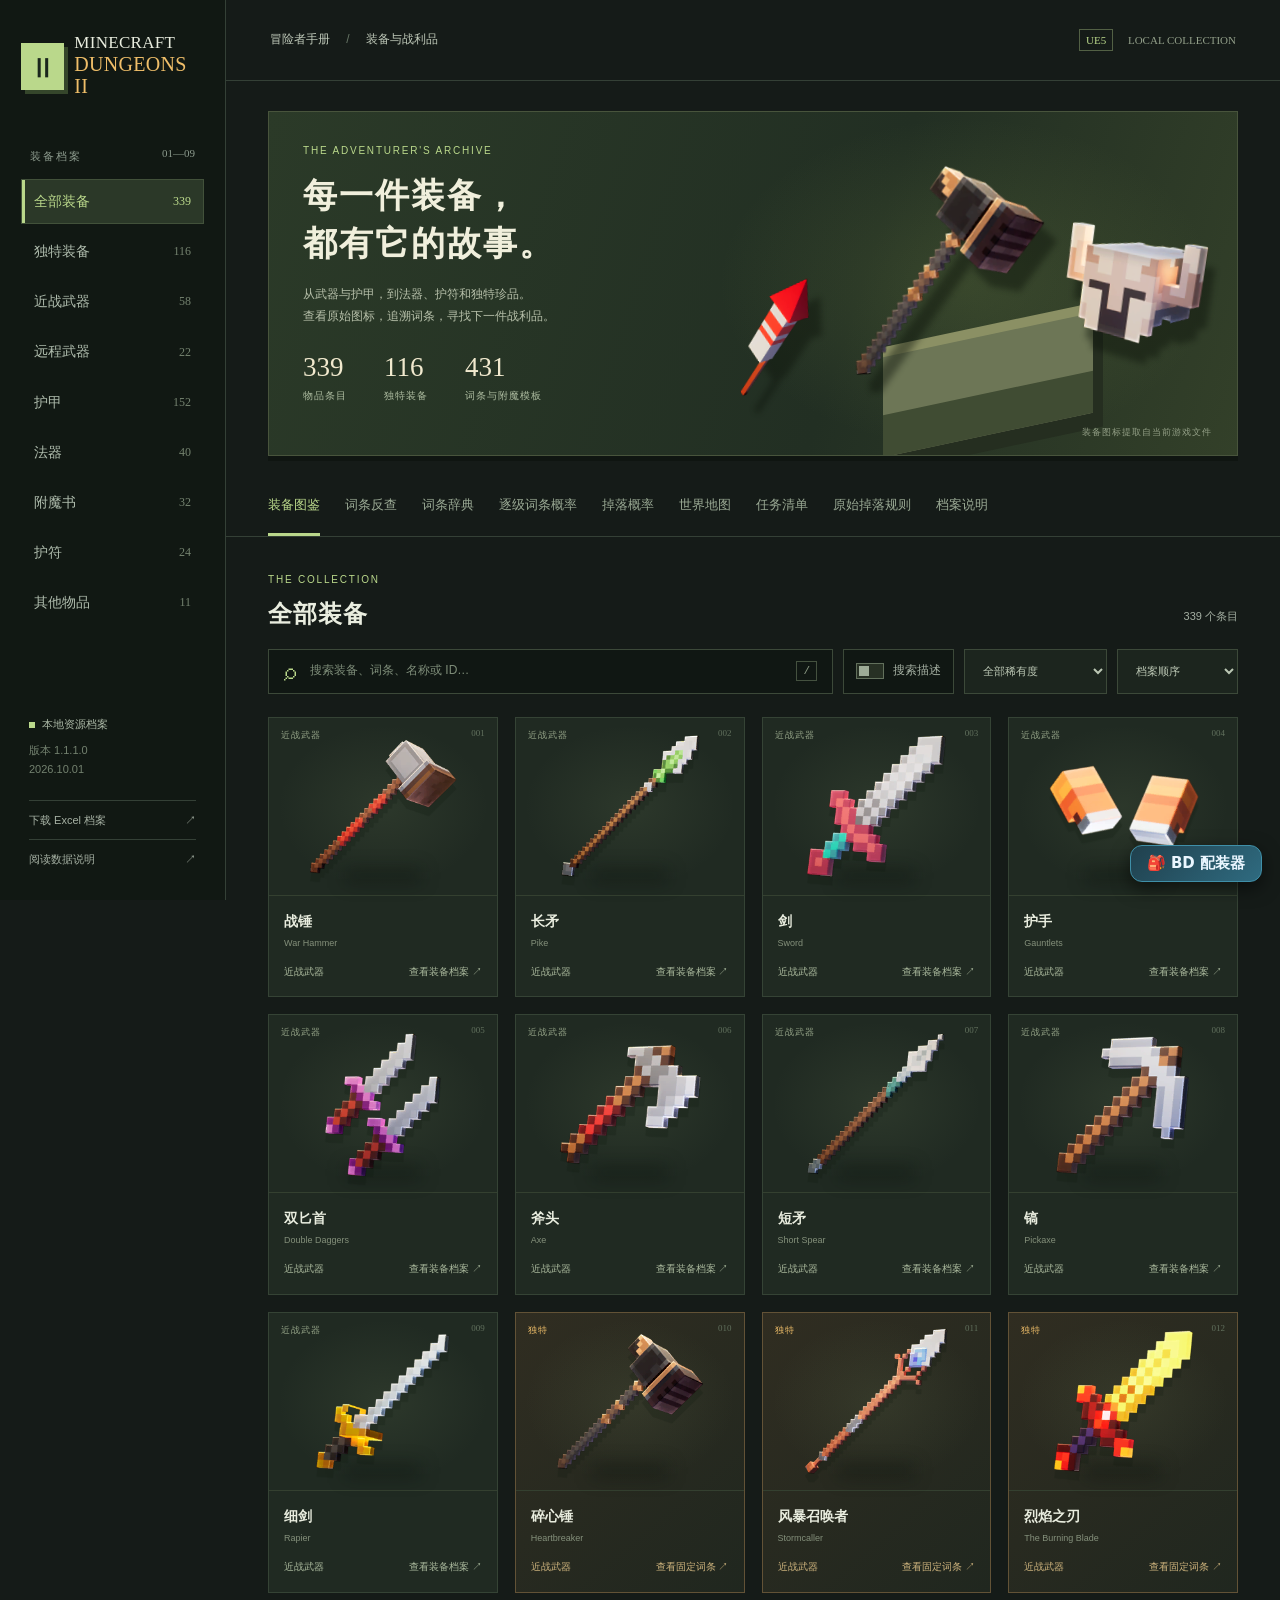
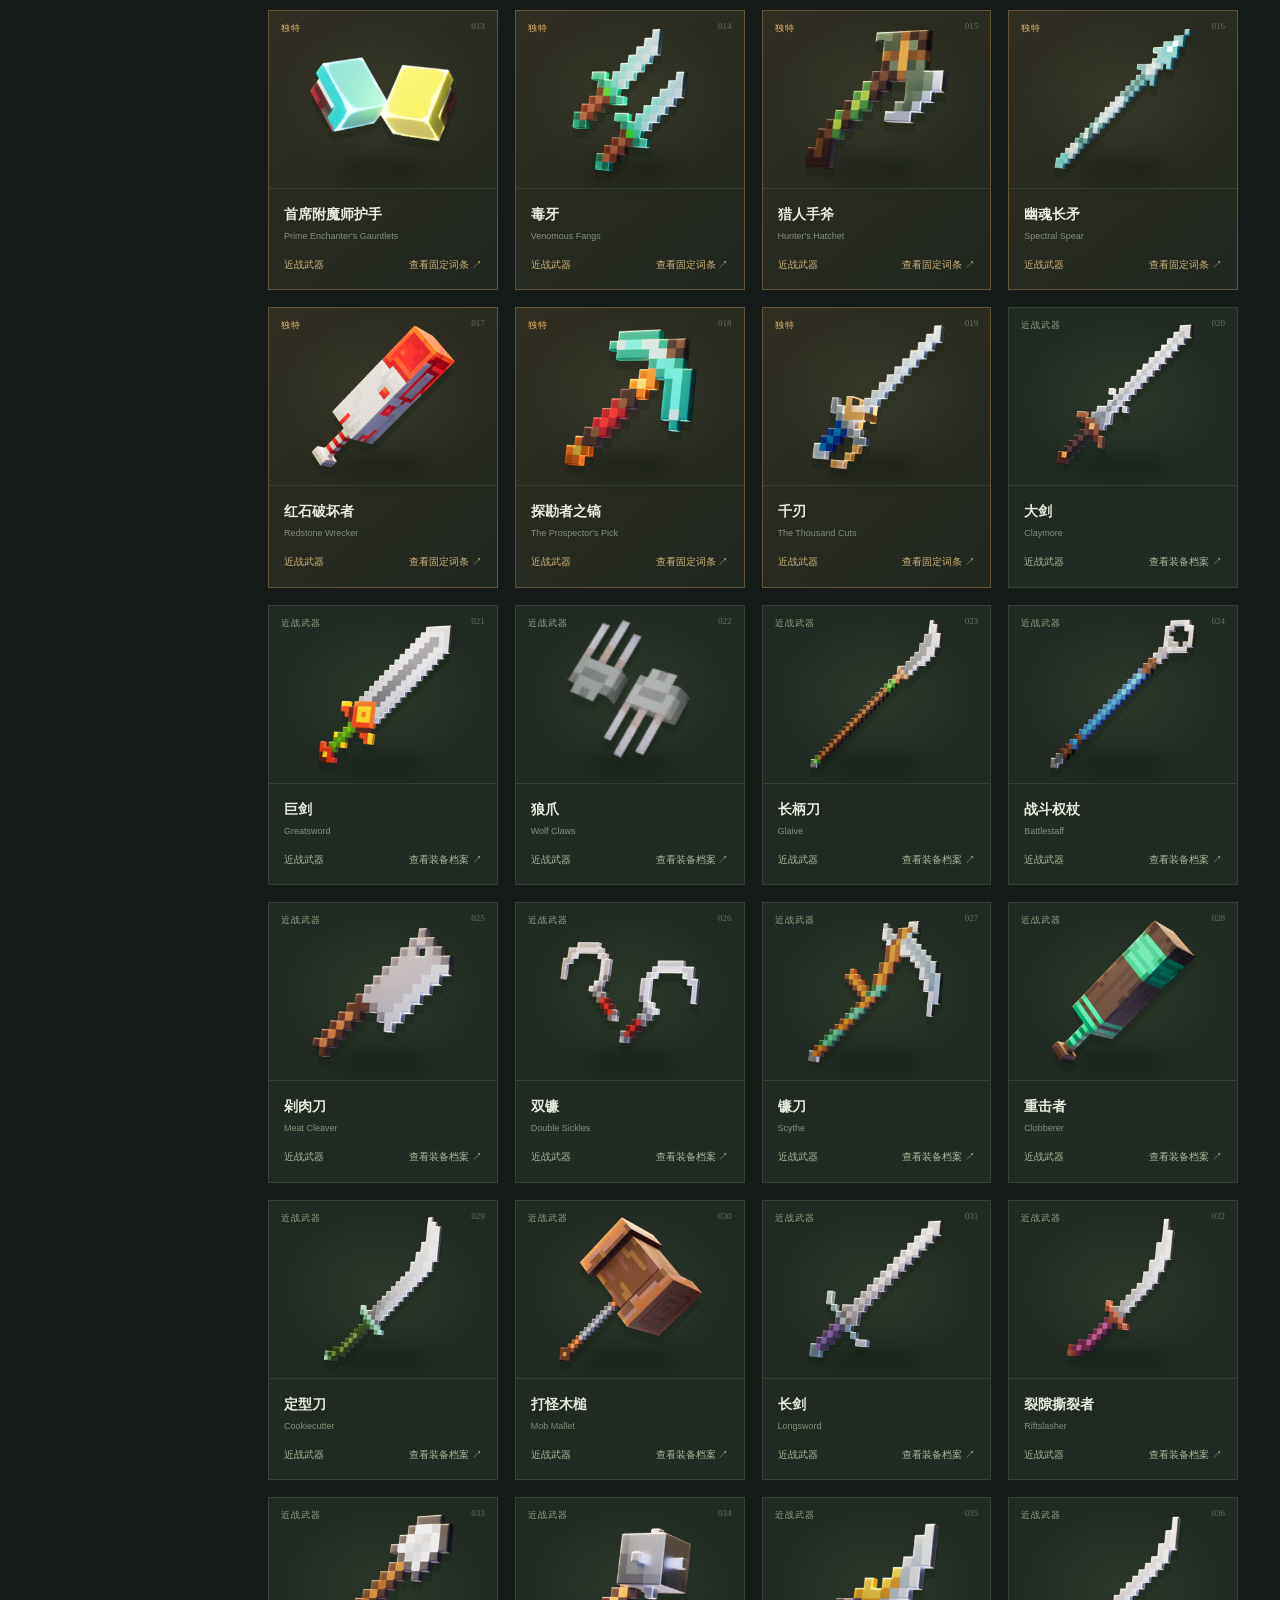
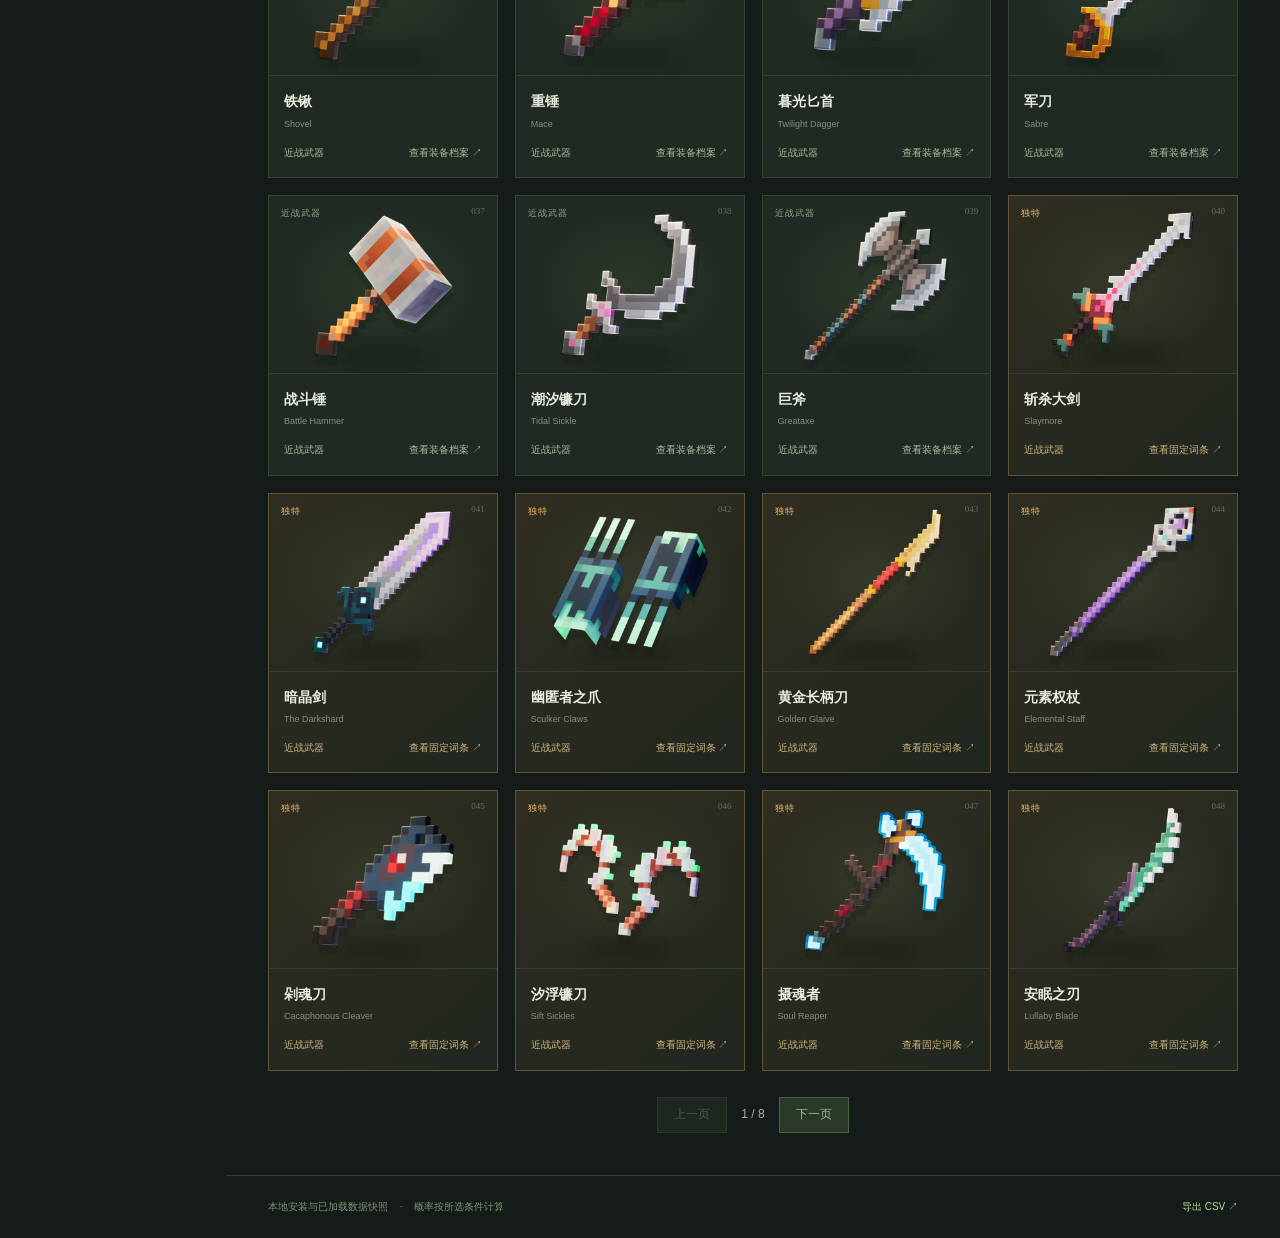
<file: 图鉴.html>
<!doctype html>
<html lang="zh-CN">
<head><meta charset="utf-8"><meta name="viewport" content="width=device-width,initial-scale=1"><title>Minecraft Dungeons II · 勇者装备档案</title><link rel="stylesheet" href="atlas.css"><link rel="stylesheet" href="explorers.css"></head>
<body>
<aside class="sidebar">
 <a class="brand" href="#"><span class="brand-mark" aria-hidden="true">Ⅱ</span><span>MINECRAFT<br><strong>DUNGEONS II</strong></span></a>
 <div class="side-label">装备档案 <span>01—09</span></div><nav id="categories" aria-label="物品分类"></nav>
 <div class="side-bottom"><span class="status-light"></span>本地资源档案<div>版本 1.1.1.0<br>2026.10.01</div><a href="outputs/2026-09-30/Minecraft_Dungeons_II_装备档案.xlsx" download>下载 Excel 档案 <span>↗</span></a><a href="档案说明.md">阅读数据说明 <span>↗</span></a></div>
</aside>
<main>
 <header class="topbar"><div class="breadcrumb">冒险者手册 <span>/</span> 装备与战利品</div><div class="build"><span>UE5</span> LOCAL COLLECTION</div></header>
 <section class="hero" id="hero"><div class="hero-copy"><div class="eyebrow">THE ADVENTURER'S ARCHIVE</div><h1>每一件装备，<br>都有它的故事。</h1><p>从武器与护甲，到法器、护符和独特珍品。<br>查看原始图标，追溯词条，寻找下一件战利品。</p><div class="hero-stats"><div><strong>339</strong><span>物品条目</span></div><div><strong>116</strong><span>独特装备</span></div><div><strong id="template-count">431</strong><span>词条与附魔模板</span></div></div></div><div id="hero-art" class="hero-art" aria-hidden="true"></div><div class="hero-caption">装备图标提取自当前游戏文件</div></section>
 <nav class="views" id="views" aria-label="档案视图"><button data-view="items" class="active">装备图鉴</button><button data-view="reverse">词条反查</button><button data-view="affixes">词条辞典</button><button data-view="curves">逐级词条概率</button><button data-view="drops">掉落概率</button><button data-view="world">世界地图</button><button data-view="quests">任务清单</button><button data-view="loot">原始掉落规则</button><button data-view="about">档案说明</button></nav>
 <section class="content">
  <div class="section-title"><div><span class="eyebrow" id="section-kicker">THE COLLECTION</span><h2 id="section-title">全部装备</h2></div><span id="result-count" class="result-count" aria-live="polite"></span></div>
  <div class="toolbar" id="toolbar"><label class="search"><span aria-hidden="true">⌕</span><input id="search" type="search" placeholder="搜索装备、词条、名称或 ID…" aria-label="搜索档案"><kbd>/</kbd></label><label class="search-toggle" id="search-description-control" title="开启后，同时搜索装备介绍、词条效果、护符成长和附魔书说明"><input id="search-descriptions" type="checkbox" role="switch"><span class="search-toggle-track" aria-hidden="true"></span><span>搜索描述</span></label><label class="select-wrap"><select id="rarity" aria-label="按独特筛选"><option value="all">全部稀有度</option><option value="unique">仅独特装备</option><option value="regular">普通变体与其他</option></select></label><label class="select-wrap"><select id="sort" aria-label="排序"><option value="source">档案顺序</option><option value="name">按中文名称</option><option value="unique">独特优先</option></select></label></div>
  <div id="view-content"></div>
 </section>
 <footer>本地安装与已加载数据快照 <span>·</span> 概率按所选条件计算 <a href="data/csv/装备总表.csv" download>导出 CSV ↗</a></footer>
</main>
<dialog id="detail" aria-labelledby="detail-title"><button id="close-detail" class="close" aria-label="关闭详情">×</button><div id="detail-content"></div></dialog>
<script src="data/catalog.js"></script><script src="data/drop_probabilities.js"></script><script src="data/world.js"></script><script src="drop-model.js"></script><script src="explorers.js"></script><script src="atlas.js"></script>
<a href="builder/index.html" title="配装器" style="position:fixed;right:18px;bottom:18px;z-index:9999;display:flex;align-items:center;gap:8px;padding:10px 16px;border-radius:12px;background:linear-gradient(135deg,#20404d,#2f6b80);color:#eaf6ff;border:1px solid #3f8fa8;font:600 15px/1 system-ui,sans-serif;text-decoration:none;box-shadow:0 6px 18px #0008">🎒 BD 配装器</a></body></html>
</file>
<file: atlas.css>
@font-face{font-family:DungeonTen;src:url('fonts/MinecraftTen.ttf')}@font-face{font-family:DungeonSeven;src:url('fonts/MinecraftSeven.ttf')}@font-face{font-family:ArchiveSans;src:url('fonts/NotoSans-Regular.ttf')}[hidden]{display:none!important}
.effect-description{white-space:pre-line;line-height:1.85;color:#d0d9c8;font-size:12px}.table-wrap .effect-description{min-width:245px;max-width:540px}.table-wrap .source-link{display:inline-block;max-width:230px;overflow-wrap:anywhere}.effect-row>div{min-width:0;flex:1}.level-row p.effect-description{font-size:12px;color:#d0d9c8}
#reverse-scope{min-width:150px}.reverse-affix-select{flex:1;min-width:0}.reverse-affix-select select{width:100%;min-width:220px}.probability-controls>label{min-width:0}
.reverse-controls{display:flex;justify-content:space-between;align-items:end;gap:18px;margin-bottom:20px}.reverse-controls label,.probability-controls label,.prob-item-label{display:grid;gap:8px;color:var(--muted);font-size:12px}.reverse-controls select{min-width:330px}.segmented{display:flex;border:1px solid #4b5b40;padding:4px;gap:4px}.segmented button{border:0;background:none;color:#aebfa0;padding:10px 15px;font-size:12px}.segmented button.active{background:#bfd393;color:#16220f}.reverse-summary{display:flex;align-items:center;gap:17px;padding:20px 22px;background:#273023;border:1px solid #465136;margin-bottom:17px}.reverse-summary img{width:52px;height:52px;image-rendering:pixelated}.reverse-summary h3{margin:0;font-size:21px}.reverse-summary p{margin:5px 0 0;color:#aabd95;font-size:12px}.reverse-summary>.text-action{margin-left:auto}.text-action{border:0;background:none;color:var(--green);padding:4px 0;text-align:left;font-size:12px;line-height:1.7;text-decoration:underline;text-underline-offset:3px}.match-note{margin:2px 0 9px;color:#bacda8;font-size:11px}.match-note.fixed{color:var(--gold)}.probability-controls{display:flex;align-items:end;gap:14px;margin:18px 0}.probability-controls label:nth-child(2){flex:1}.probability-controls select{width:100%;max-width:100%}.probability-controls .bonus-check{display:flex;align-items:center;white-space:nowrap;margin-bottom:12px;font-size:12px}.bonus-check input{accent-color:var(--green);width:16px;height:16px}.prob-item-label{max-width:100%}.prob-item-label select{width:100%}.probability-context{display:flex;flex-wrap:wrap;gap:8px;margin:15px 0}.probability-context span{border:1px solid #4c5a40;background:#263124;padding:5px 9px;font-size:11px;color:#c4d1b3}.prob-value{font-variant-numeric:tabular-nums;color:#d5e6ba;font-size:13px}.prob-value.zero{color:#71816c}.threat-number{display:inline-block;min-width:25px;text-align:center;font-family:DungeonSeven;font-size:12px}.threat-number.selected{background:var(--gold);color:#232516;padding:2px 5px}.calculation-details{margin:22px 0;color:var(--muted);font-size:12px}.calculation-details summary{color:var(--green);cursor:pointer}.calculation-details p{line-height:1.9}.detail-body .table-wrap .effect-description{min-width:210px}.detail-tabs{overflow-x:auto;white-space:nowrap}.views{gap:24px}@media(max-width:800px){.reverse-controls{align-items:stretch;flex-direction:column}.reverse-controls select{min-width:0;width:100%}.segmented button{flex:1;padding:8px 7px}.reverse-summary{padding:15px;gap:10px;flex-wrap:wrap}.reverse-summary>.text-action{margin-left:62px}.probability-controls{flex-wrap:wrap}.probability-controls label:first-child{flex:1}.probability-controls label:nth-child(2){flex:2}.probability-controls .bonus-check{width:100%;margin-bottom:0}.probability-controls select{font-size:11px;padding-left:9px;padding-right:22px}.prob-value{font-size:11px}}
:root{--bg:#151b18;--panel:#1c251f;--panel2:#232e26;--line:#344036;--text:#e9eddf;--muted:#a5b0a3;--green:#bad88b;--gold:#efbe69;--deep:#101612;--body:ArchiveSans,'Microsoft YaHei UI','Microsoft YaHei',sans-serif}*{box-sizing:border-box}body{margin:0;background:var(--bg);color:var(--text);font:14px/1.65 var(--body)}button,input,select{font:inherit}button,a,input,select{ -webkit-tap-highlight-color:transparent}button,a{touch-action:manipulation}button{cursor:pointer}a{color:inherit;text-decoration:none}button:focus-visible,a:focus-visible,input:focus-visible,select:focus-visible{outline:2px solid var(--gold);outline-offset:4px}button{color:inherit}button:disabled{opacity:.4;cursor:default}.sidebar{width:226px;position:fixed;inset:0 auto 0 0;background:#111813;border-right:1px solid var(--line);display:flex;flex-direction:column;padding:34px 21px 22px;z-index:5}.brand{display:flex;gap:10px;align-items:center;font-family:DungeonTen,serif;line-height:1.1;font-size:17px;letter-spacing:.3px}.brand strong{font-size:20px;font-weight:normal;color:var(--gold)}.brand-mark{background:var(--green);color:#1a261c;box-shadow:4px 4px 0 #35462b;font:bold 25px DungeonTen;padding:9px 9px 5px}.side-label{margin:49px 9px 14px;font-size:11px;letter-spacing:2px;color:#8d9b8e;display:flex;justify-content:space-between}.side-label span{font:11px DungeonSeven;letter-spacing:0}#categories{display:grid;gap:5px}#categories button{display:flex;align-items:center;justify-content:space-between;background:none;border:1px solid transparent;padding:10px 12px;text-align:left;color:#afbcad;transition:background .15s}#categories button.active{background:#2b3828;color:var(--green);border-color:#42513a;box-shadow:inset 3px 0 0 var(--green)}#categories button:hover{background:#253022}#categories .count{font:12px DungeonSeven;color:#74826f}#categories button.active .count{color:var(--green)}.side-bottom{margin-top:auto;padding:28px 8px 0;color:#abb8a6;font-size:11px}.status-light{width:6px;height:6px;display:inline-block;background:var(--green);margin-right:7px}.side-bottom>div{color:#73816f;margin:8px 0 22px}.side-bottom a{display:flex;justify-content:space-between;border-top:1px solid var(--line);padding:10px 0;color:var(--muted)}main{margin-left:226px}.topbar{height:81px;display:flex;align-items:center;justify-content:space-between;padding:0 44px;border-bottom:1px solid var(--line);font-size:12px}.breadcrumb{color:#bec8b8}.breadcrumb span{margin:0 13px;color:#677666}.build{font:11px DungeonSeven;color:#93a08a}.build span{border:1px solid #526044;color:var(--green);padding:4px 6px;margin-right:12px}.hero{min-height:345px;position:relative;overflow:hidden;margin:30px 42px 0;padding:33px 34px;border:1px solid #48543c;background:linear-gradient(108deg,#2b3a28 0%,#222f23 60%,#334029 100%);box-shadow:0 5px 0 #0f1511}.hero::before{content:'';position:absolute;inset:0;background:linear-gradient(90deg,transparent 49.5%,#86a4660b 50%,transparent 50.5%),linear-gradient(0deg,transparent 49.5%,#86a4660b 50%,transparent 50.5%);background-size:64px 64px}.hero-copy{position:relative;z-index:2}.eyebrow{font:10px DungeonSeven,var(--body);letter-spacing:1.8px;color:var(--green)}h1{font-size:34px;letter-spacing:2px;line-height:1.42;margin:15px 0;color:#f0efdc;font-weight:800}.hero p{font-size:12px;line-height:1.9;color:#b7c0aa}.hero-stats{display:flex;gap:37px;margin-top:24px}.hero-stats>div{display:grid;gap:5px}.hero-stats strong{font:27px DungeonTen;color:#f1e9ce;font-weight:400}.hero-stats span{font-size:10px;color:#adbca0;letter-spacing:1px}.hero-art{position:absolute;right:15px;top:0;width:53%;height:100%;pointer-events:none;background:radial-gradient(ellipse,#85984a33 0,transparent 68%)}.hero-art .plinth{position:absolute;width:210px;height:100px;bottom:20px;left:34%;background:#6d7656;transform:skewY(-12deg);box-shadow:10px 16px 0 #252e20,0 -10px 0 #8b9064,inset 0 -42px 0 #404c33}.hero-art img{position:absolute;width:195px;filter:drop-shadow(10px 20px 3px #0b120972);image-rendering:auto}.hero-art img:nth-of-type(1){width:235px;left:23%;top:34px;transform:rotate(-9deg);z-index:2}.hero-art img:nth-of-type(2){width:158px;right:2%;top:95px;transform:rotate(8deg);z-index:3}.hero-art img:nth-of-type(3){width:130px;left:0;top:160px;transform:rotate(-10deg)}.hero-caption{position:absolute;right:25px;bottom:15px;color:#94a087;font-size:9px;letter-spacing:1px}.views{display:flex;gap:30px;padding:20px 42px 0;border-bottom:1px solid var(--line)}.views button{padding:18px 0;background:none;border:0;border-bottom:3px solid transparent;color:#9aa994;font-size:13px;white-space:nowrap}.views button.active{color:var(--green);border-color:var(--green)}.content{padding:30px 42px 42px}.section-title{display:flex;align-items:flex-end;justify-content:space-between;margin-bottom:20px}h2{font-size:24px;letter-spacing:1px;line-height:1.3;margin:7px 0 0}.result-count{font-size:11px;color:var(--muted);padding-bottom:4px}.toolbar{display:flex;gap:10px;margin-bottom:23px}.search{display:flex;align-items:center;gap:12px;flex:1;min-width:160px;border:1px solid #3c4939;background:#101713;padding:0 15px;height:45px}.search>span{font-size:24px;color:var(--green)}.search input{background:none;border:0;outline:none;color:var(--text);width:100%;font-size:12px}.search input::placeholder{color:#7e8d79}.search kbd{font-size:11px;border:1px solid #44513f;padding:0 6px;color:#8d9c85}select{height:45px;border:1px solid #3c4939;background:#1c251e;color:#bbc7b4;padding:0 30px 0 14px;font-size:11px}.grid{display:grid;grid-template-columns:repeat(4,minmax(0,1fr));gap:17px}.item-card{position:relative;background:#202a22;border:1px solid #354335;padding:0;text-align:left;min-width:0;transition:transform .15s,border-color .15s;overflow:hidden}.item-card:hover{transform:translateY(-4px);border-color:#b3cb7b;box-shadow:0 7px 0 #0e150f}.item-card.unique{border-color:#625236;background:linear-gradient(140deg,#302d21,#20271f)}.item-card.unique:hover{border-color:var(--gold)}.card-art{height:177px;display:flex;align-items:center;justify-content:center;position:relative;background:radial-gradient(ellipse at center,#82976820,transparent 65%)}.card-art:after{content:'';width:76px;height:13px;background:#060d0966;position:absolute;bottom:13px;filter:blur(9px)}.card-art img{max-width:164px;width:90%;height:164px;object-fit:contain;position:relative;z-index:1;filter:drop-shadow(0 9px 0 #0d140b30)}.card-tag{font-size:9px;position:absolute;top:10px;left:12px;color:#94a387;letter-spacing:1px;z-index:2}.unique .card-tag{color:var(--gold)}.card-number{position:absolute;right:12px;top:10px;font:9px DungeonSeven;color:#61705d}.card-info{padding:14px 15px 16px;border-top:1px solid #344030}.card-info h3{font-size:14px;font-weight:650;margin:0;white-space:nowrap;overflow:hidden;text-overflow:ellipsis}.card-info .en{font-size:9px;color:#84907b;height:18px;overflow:hidden;text-overflow:ellipsis;white-space:nowrap;margin:3px 0 10px}.card-info .meta{display:flex;justify-content:space-between;font-size:10px;color:#a8b79b}.unique .card-info .meta{color:#ccb27c}.empty{padding:70px 20px;text-align:center;border:1px dashed var(--line);color:var(--muted)}.notice{border-left:3px solid #869b61;background:#202b21;color:#b9c6b0;padding:14px 18px;font-size:12px;margin:0 0 20px;line-height:1.8}.notice.gold{border-color:var(--gold);background:#302b20}.panel{border:1px solid var(--line);background:var(--panel);padding:23px;margin:0 0 22px}.panel h3{margin:0 0 14px;font-size:17px}.panel p{color:var(--muted);font-size:12px}.table-wrap{overflow-x:auto;border:1px solid var(--line)}table{width:100%;border-collapse:collapse;font-size:12px}th{padding:12px 14px;text-align:left;background:#293629;color:#b5ca9d;font-weight:500;white-space:nowrap}td{padding:12px 14px;border-top:1px solid #303d31;vertical-align:top;color:#c4cebc}tbody tr:nth-child(even){background:#1c271e}tbody tr:hover{background:#2a3626}.small{font-size:10px;color:var(--muted)}.mono{font:11px/1.5 Consolas,monospace;overflow-wrap:anywhere}.affix-name{display:flex;align-items:center;gap:10px;font-size:13px}.affix-name img{width:32px;height:32px;object-fit:contain;image-rendering:pixelated}.pill{display:inline-block;font-size:10px;border:1px solid #536643;color:#c3d6a7;padding:2px 6px;margin:3px 4px 3px 0}.pill.gold{border-color:#82643d;color:var(--gold)}.pill.muted{color:#8b9b84;border-color:#485344}.controls{display:flex;gap:18px;align-items:center;flex-wrap:wrap;margin:14px 0 22px}.controls input[type=range]{accent-color:var(--green);width:240px}.controls output{font:24px DungeonTen;color:var(--gold)}.factor-grid{display:grid;grid-template-columns:repeat(3,1fr);gap:15px;margin-bottom:22px}.factor-box{border:1px solid #43513b;padding:16px;background:#253023}.factor-box b{font:27px DungeonTen;color:var(--green);display:block}.factor-box span{color:var(--muted);font-size:11px}.chart{height:240px;display:flex;align-items:flex-end;gap:9px;padding:20px 12px 26px;background:#111a13}.chart .bar{flex:1;background:#87a855;min-height:2px;position:relative}.chart .bar:after{content:attr(data-label);position:absolute;bottom:-24px;left:50%;transform:translateX(-50%);font:10px DungeonSeven;color:#9dad8f}.chart .bar.active{background:var(--gold)}.source-block{margin-bottom:15px;padding:16px;background:#202b22;border:1px solid #3a4837}.source-block h4{margin:0 0 7px;font-size:13px}.source-block p{margin:5px 0;color:var(--muted);font-size:11px}.source-link{color:var(--green);font-size:11px;text-decoration:underline;text-underline-offset:3px}footer{border-top:1px solid var(--line);padding:23px 42px;color:#819077;font-size:10px}footer span{margin:0 9px}footer a{float:right;color:var(--green)}dialog{position:fixed;inset:0 0 0 auto;margin:0;height:100dvh;max-height:100dvh;width:780px;max-width:100vw;border:0;border-left:1px solid #596046;background:#19231b;color:var(--text);padding:0;box-shadow:-20px 0 80px #0007;overflow:auto}dialog::backdrop{background:#050a06c9;backdrop-filter:blur(4px)}.close{position:sticky;top:15px;float:right;margin-right:19px;margin-bottom:-54px;width:39px;height:39px;background:#0d160ebd;border:1px solid #57654c;font-size:26px;z-index:5}.detail-hero{padding:38px 33px 26px;display:grid;grid-template-columns:210px 1fr;gap:23px;background:radial-gradient(ellipse at 15% 50%,#54664145,transparent 60%);border-bottom:1px solid #3a4934}.detail-hero>img{width:210px;height:230px;object-fit:contain}.detail-hero h2{font-size:28px;margin:13px 0 4px}.detail-en{color:#a1b18f;font-size:11px}.detail-hero p{color:#c3cbb8;font-size:12px;line-height:1.9}.detail-tabs{position:sticky;top:0;background:#162019f5;border-bottom:1px solid #3c4a36;padding:0 27px;display:flex;gap:23px;z-index:3}.detail-tabs button{padding:16px 4px;border:0;border-bottom:2px solid transparent;background:none;color:#a5b696;font-size:12px}.detail-tabs button.active{color:var(--gold);border-color:var(--gold)}.detail-body{padding:28px 30px 50px}.detail-body h3{margin:25px 0 14px;font-size:16px}.detail-body h3:first-child{margin-top:0}.effect-row{display:flex;gap:13px;align-items:flex-start;background:#273024;border:1px solid #444d32;padding:13px;margin:8px 0}.effect-row img{width:40px;height:40px;object-fit:contain;image-rendering:pixelated}.effect-row strong{font-size:13px;color:#d6d6a9}.effect-row p{font-size:11px;color:#b2bca4;margin:5px 0 0}.effect-row .value{margin-left:auto;white-space:nowrap;font:18px DungeonTen;color:var(--gold)}.detail-body .table-wrap table{font-size:11px}.detail-body th,.detail-body td{padding:10px}.detail-body details{margin:14px 0}.detail-body summary{cursor:pointer;color:var(--green);font-size:12px;padding:8px 0}.raw-code{font:11px/1.6 Consolas,monospace;white-space:pre-wrap;overflow-wrap:anywhere;background:#111a13;padding:17px;color:#afbea0;max-height:500px;overflow:auto}.level-row{display:grid;grid-template-columns:70px 1fr;gap:14px;padding:14px;border:1px solid var(--line);margin-bottom:10px}.level-row img{width:64px;height:64px;object-fit:contain}.level-row h4{margin:2px 0 5px}.level-row p{font-size:11px;color:var(--muted);margin:3px 0}.about-grid{display:grid;grid-template-columns:1fr 1fr;gap:18px}.about-grid .panel{margin:0}.about-grid h3{font-size:15px}.about-grid p{font-size:12px;line-height:1.9}.pagination{display:flex;align-items:center;justify-content:center;gap:14px;margin-top:26px;color:var(--muted);font-size:12px}.pagination button{background:#2a3927;border:1px solid #4d613f;padding:7px 16px}.print-button{border:1px solid #526744;background:#293824;color:#c9d7b7;padding:9px 15px}.sr-only{position:absolute;width:1px;height:1px;overflow:hidden;clip-path:inset(50%)}
@media(min-width:1600px){.grid{grid-template-columns:repeat(5,minmax(0,1fr))}.hero{min-height:355px}.hero-art{right:8%;max-width:600px}}@media(max-width:1150px){.sidebar{width:190px;padding-left:14px;padding-right:14px}main{margin-left:190px}.topbar{padding:0 27px}.hero{margin-left:26px;margin-right:26px;padding:28px}.content{padding:27px}.views{padding-left:27px;padding-right:27px}.grid{grid-template-columns:repeat(3,minmax(0,1fr))}.hero-art{opacity:.8;right:-65px}.hero h1{font-size:29px}}@media(max-width:800px){.sidebar{position:relative;width:100%;height:auto;padding:18px 20px}.brand{font-size:14px}.brand strong{font-size:17px}.brand-mark{font-size:20px}.side-label,.side-bottom{display:none}#categories{display:flex;overflow:auto;margin-top:20px;gap:7px}#categories button{white-space:nowrap;padding:8px 12px;gap:15px}main{margin:0}.topbar{height:55px;padding:0 20px}.build{display:none}.hero{margin:18px 18px 0;min-height:300px;padding:24px}.hero p{max-width:60%}.hero-art{width:50%;right:-50px;opacity:.7}.hero-art img:nth-of-type(1){width:175px;left:0;top:60px}.hero-art img:nth-of-type(2){width:95px;right:0;top:140px}.hero-art img:nth-of-type(3){display:none}.hero-art .plinth{width:130px;left:10%;bottom:40px}.hero-caption{display:none}.hero-stats{gap:23px}.hero-stats strong{font-size:23px}.views{padding:12px 20px 0;gap:25px;overflow:auto}.views button{font-size:12px}.content{padding:23px 18px}.toolbar{flex-wrap:wrap}.search{flex-basis:100%}.select-wrap{flex:1}.select-wrap select{width:100%}.grid{grid-template-columns:repeat(2,minmax(0,1fr));gap:12px}.card-art{height:165px}.card-art img{height:150px}.card-info{padding:12px}.card-info h3{font-size:13px}footer{padding:20px 18px}.about-grid{grid-template-columns:1fr}.detail-hero{grid-template-columns:130px 1fr;padding:35px 20px 20px;gap:15px}.detail-hero>img{width:130px;height:170px}.detail-hero h2{font-size:23px}.detail-body{padding:23px 18px}.detail-tabs{padding:0 17px;gap:18px}.factor-grid{gap:8px}.factor-box{padding:13px}.chart{gap:4px}.hero h1{font-size:28px}}@media(prefers-reduced-motion:reduce){*{scroll-behavior:auto!important;transition:none!important}}@media print{.sidebar,.topbar,.hero,.views,.toolbar,footer,dialog,.pagination{display:none!important}main{margin:0}body{background:white;color:black}.content{padding:0}.item-card{break-inside:avoid;background:white;color:black;border:1px solid #bbb}.card-info,.card-info .meta,.card-info .en{color:#444}.grid{grid-template-columns:repeat(4,1fr)}.section-title{margin:10px}.card-art{height:120px}.card-art img{height:110px}}

/* Optional description search follows the archive controls. */
.search-toggle{position:relative;display:flex;align-items:center;gap:9px;flex-shrink:0;height:45px;padding:0 12px;border:1px solid #3c4939;background:#101713;color:var(--muted);font-size:12px;white-space:nowrap;cursor:pointer}
.search-toggle input{position:absolute;inset:0;width:100%;height:100%;margin:0;opacity:0;z-index:1;cursor:pointer}
.search-toggle-track{position:relative;width:28px;height:16px;border:1px solid #62705c;background:#273024;transition:background .15s}
.search-toggle-track:after{content:'';position:absolute;left:2px;top:2px;width:10px;height:10px;background:#9eac97;transition:transform .15s}
.search-toggle input:checked+.search-toggle-track{background:var(--green);border-color:var(--green)}
.search-toggle input:checked+.search-toggle-track:after{transform:translateX(12px);background:#1b2915}
.search-toggle input:checked~span:last-child{color:var(--text)}
.search-toggle:has(input:focus-visible){outline:2px solid var(--gold);outline-offset:4px}
.search-excerpt{display:grid;gap:4px;margin:12px 0 0;padding-top:10px;border-top:1px solid var(--line);text-align:left;font-size:11px;line-height:1.7;color:#c4cdbb;overflow-wrap:anywhere}
.search-match-label{color:var(--green);font-size:10px}
.search-excerpt mark{background:#59452b;color:#ffe0a0;padding:0 2px}
@media(max-width:800px){.search-toggle{flex-basis:100%;height:40px}.search input{min-width:0}.search{min-width:0}}
</file>
<file: explorers.css>
.views{gap:25px;overflow-x:auto}.explorer-fields{display:grid;grid-template-columns:1fr 1fr;gap:16px}.explorer-field{display:grid;gap:7px;min-width:0;color:var(--muted);font-size:11px}.explorer-field select,.explorer-field input{width:100%;min-width:0;max-width:100%}.explorer-field input{height:45px;padding:0 12px;color:var(--text);background:var(--deep);border:1px solid var(--line)}.explorer-button{background:#2c3929;border:1px solid #596b48;padding:8px 12px;font-size:11px;color:#d2dfbe;line-height:1.6}.explorer-button:hover{border-color:var(--green);background:#36472f}.drop-layout{display:grid;grid-template-columns:minmax(0,1.4fr) minmax(280px,1fr);gap:20px}.drop-inputs{min-width:0}.drop-result{background:radial-gradient(ellipse at top right,#a086362b,transparent 70%),#1d2820;align-self:start;border-color:#666043;padding:28px}.drop-target{display:flex;gap:16px;align-items:center;margin:26px 0 12px;min-width:0}.drop-target img{width:85px;height:85px;object-fit:contain}.drop-target h3{margin:0 0 6px;font-size:19px}.drop-target span{font-size:11px;color:var(--muted)}.drop-big{display:block;color:var(--gold);font-size:clamp(28px,4vw,54px);line-height:1.4;letter-spacing:-1px;font-variant-numeric:tabular-nums;overflow-wrap:anywhere}.drop-result>p{line-height:1.9}.drop-actions{display:flex;gap:10px;flex-wrap:wrap;margin:18px 0}.advanced-drop{margin-top:25px;border-top:1px solid var(--line);padding-top:15px}.advanced-drop summary,.panel details summary{color:var(--green);font-size:12px;cursor:pointer;padding:8px 0}.advanced-drop p{font-size:11px}.compact-fields{gap:12px}.owned-items{margin:20px 0;border:1px solid var(--line);padding:14px;display:grid;grid-template-columns:1fr 1fr;gap:9px;font-size:10px;max-height:260px;overflow:auto}.owned-items legend{color:var(--muted);font-size:11px}.owned-items input,.checkline input,.map-filters input,.quest-title input,.goal-check input{accent-color:var(--green);width:16px;height:16px;flex-shrink:0}.owned-items label{display:flex;gap:5px;align-items:center}#drop-matches{margin-top:20px}.map-selectors{display:flex;gap:14px;margin:18px 0}.map-selectors>label:first-child{flex:0 0 175px}.map-selectors>label{flex:1}.map-filters{display:flex;flex-wrap:wrap;gap:10px 18px;padding:14px 0 20px;font-size:11px;color:#b6c3ac}.map-filters label{display:flex;align-items:center;gap:5px;cursor:pointer}.legend-dot{display:inline-block;width:7px;height:7px;background:var(--point);box-shadow:0 0 0 2px #0e1815;border-radius:50%;flex-shrink:0}.map-workspace{display:grid;grid-template-columns:minmax(0,1fr) 286px;gap:16px;align-items:start}.map-canvas-panel{border:1px solid #49543e;position:sticky;top:14px;min-width:0;overflow:hidden}.map-heading{display:flex;align-items:center;justify-content:space-between;padding:14px 16px;background:#263123;gap:8px}.map-heading strong{font-size:14px;display:block;overflow-wrap:anywhere}.map-heading span{display:block;font-size:10px;color:var(--muted);margin-top:3px}.map-tools{display:flex;gap:5px;flex-shrink:0}.map-tools button{padding:6px 10px}.map-canvas{width:100%;aspect-ratio:1;max-height:76vh;background:#101915}.map-canvas svg{display:block;width:100%;height:100%;touch-action:none;cursor:grab;user-select:none}.map-canvas svg:active{cursor:grabbing}.map-marker{cursor:pointer;outline:none}.map-marker:hover circle,.map-marker:focus circle,.map-marker.selected circle{stroke:white;filter:drop-shadow(0 0 2px #fff)}.map-marker text{pointer-events:none;font-family:Arial,sans-serif}.map-caption{padding:10px 14px;border-top:1px solid var(--line);color:#9bad91;font-size:10px}.point-inspector{border:1px solid #526342;background:#263122;padding:18px;font-size:11px;overflow-wrap:anywhere}.point-inspector h3{font-size:18px;margin:12px 0}.point-inspector p{color:#bac7af;line-height:1.8}.point-inspector details{margin-top:16px;font-size:10px}.point-inspector summary{cursor:pointer;color:var(--green)}.point-coordinate{font-variant-numeric:tabular-nums;color:var(--gold)!important}.entrance-rule{padding:10px;border:1px solid #686077;background:#292636;margin:10px 0}.entrance-rule p{margin:4px 0}.entrance-rule strong{color:#d6b9f8}.entrance-rule small{color:#bdb4c7}.point-quests{display:grid;gap:6px}.checkline{display:flex;align-items:center;gap:7px;font-size:11px;color:var(--muted)}.map-list-panel{background:var(--panel);border:1px solid var(--line);margin-top:15px}.map-list-panel>summary{padding:12px 15px;color:var(--green);font-size:12px;cursor:pointer}.map-point-list{max-height:500px;overflow:auto}.map-point-row{display:flex;align-items:center;gap:11px;width:100%;background:none;text-align:left;padding:13px;border:0;border-top:1px solid var(--line)}.map-point-row:hover,.map-point-row.selected{background:#34412d}.map-point-row>span:nth-child(2){min-width:0;flex:1}.map-point-row strong{display:block;font-size:11px;font-weight:500}.map-point-row small{font-size:9px;color:var(--muted);display:block;margin-top:4px}.map-point-row>span:last-child{color:var(--green)}.map-pagination{display:flex;align-items:center;justify-content:space-between;padding:12px 10px;gap:5px;font-size:10px}.map-pagination button{font-size:10px;padding:6px 8px}.quest-overview{display:flex;justify-content:space-between;align-items:center;border:1px solid #5b6645;background:linear-gradient(115deg,#2d3c28,#21291e);padding:25px 28px;margin-bottom:20px;gap:22px}.quest-overview h3{font-size:23px;margin:10px 0}.quest-overview p{font-size:11px;color:var(--muted);margin-bottom:0}.quest-overview>strong{font:52px DungeonTen;color:var(--gold);white-space:nowrap}.quest-overview>strong span{font:15px DungeonSeven;color:var(--muted);margin-left:6px}.quest-controls{display:flex;align-items:center;gap:20px;flex-wrap:wrap;margin-bottom:24px}.quest-controls>.explorer-button{margin-left:auto}.quest-cards{display:grid;grid-template-columns:1fr 1fr;gap:18px;align-items:start}.quest-card{border:1px solid #48543c;background:var(--panel);padding:22px;min-width:0}.quest-card.completed{border-color:#84985f}.quest-card.completed h3{color:var(--green)}.quest-card header{display:flex;justify-content:space-between;gap:10px;align-items:center}.quest-title{display:flex;align-items:center;gap:11px;cursor:pointer}.quest-title h3{font-size:17px;margin:0}.quest-title input{width:19px;height:19px}.quest-card header .pill{white-space:nowrap}.quest-meta{color:var(--gold);font-size:10px;margin:12px 0}.quest-description{font-size:12px;line-height:1.85;white-space:pre-line;color:#b6c2ae}.quest-prerequisites{font-size:10px;color:var(--muted);border-top:1px solid var(--line);padding-top:12px}.quest-card-actions{display:flex;justify-content:space-between;align-items:center;gap:8px;flex-wrap:wrap;margin:17px 0}.quest-card details{border-top:1px solid var(--line);padding-top:9px;margin-top:10px}.quest-card details summary{padding:5px 0;color:var(--green);cursor:pointer;font-size:11px}.goal-check{display:flex;align-items:flex-start;gap:8px;padding:9px 0;color:#c4ceb8;font-size:11px;line-height:1.8}.goal-check input{margin-top:3px}.goal-check b{font-size:10px;color:#809274;margin-right:8px;font-weight:400}.goal-check input:checked+span{color:#94a384;text-decoration:line-through}.quest-rewards p{margin:7px 0}.quest-source .small{line-height:1.9}.quest-source a{overflow-wrap:anywhere}
.map-side,.map-side>*{min-width:0}.map-point-row strong{overflow-wrap:anywhere}
@media(min-width:1600px){.map-workspace{grid-template-columns:minmax(0,1fr) 325px}.quest-cards{grid-template-columns:repeat(3,minmax(0,1fr))}}
@media(max-width:1180px){.map-workspace{grid-template-columns:minmax(0,1fr) 250px}.drop-layout{grid-template-columns:1fr}.drop-result{display:block}.map-heading{flex-wrap:wrap}.quest-cards{grid-template-columns:1fr}}
@media(max-width:800px){.map-workspace{grid-template-columns:1fr}.map-canvas-panel{position:relative;top:0}.map-side{display:grid;grid-template-columns:1fr;gap:15px}.map-list-panel{margin-top:0}.map-point-list{max-height:300px}.map-selectors{flex-wrap:wrap}.map-selectors>label:first-child{flex:1 1 100%}.map-selectors>label{flex:1 1 100%;min-width:0}.map-heading{flex-wrap:nowrap}.map-heading strong{font-size:12px}.map-tools button{padding:6px 8px}.map-canvas{max-height:none}.map-filters{gap:12px;font-size:10px}.map-filters label{min-height:24px}.drop-layout{gap:0}.drop-inputs{padding:18px}.explorer-fields{grid-template-columns:1fr}.compact-fields{grid-template-columns:1fr 1fr}.drop-big{font-size:40px}.drop-result{padding:23px}.drop-target{margin-top:18px}.quest-overview{padding:20px;align-items:start}.quest-overview h3{font-size:18px}.quest-overview>strong{font-size:35px}.quest-overview>strong span{display:block;margin-left:0;margin-top:7px}.quest-controls{gap:12px}.quest-controls>.explorer-button{margin-left:0}.quest-card{padding:18px}.quest-title h3{font-size:15px}.map-notice{font-size:11px}}
</file>
